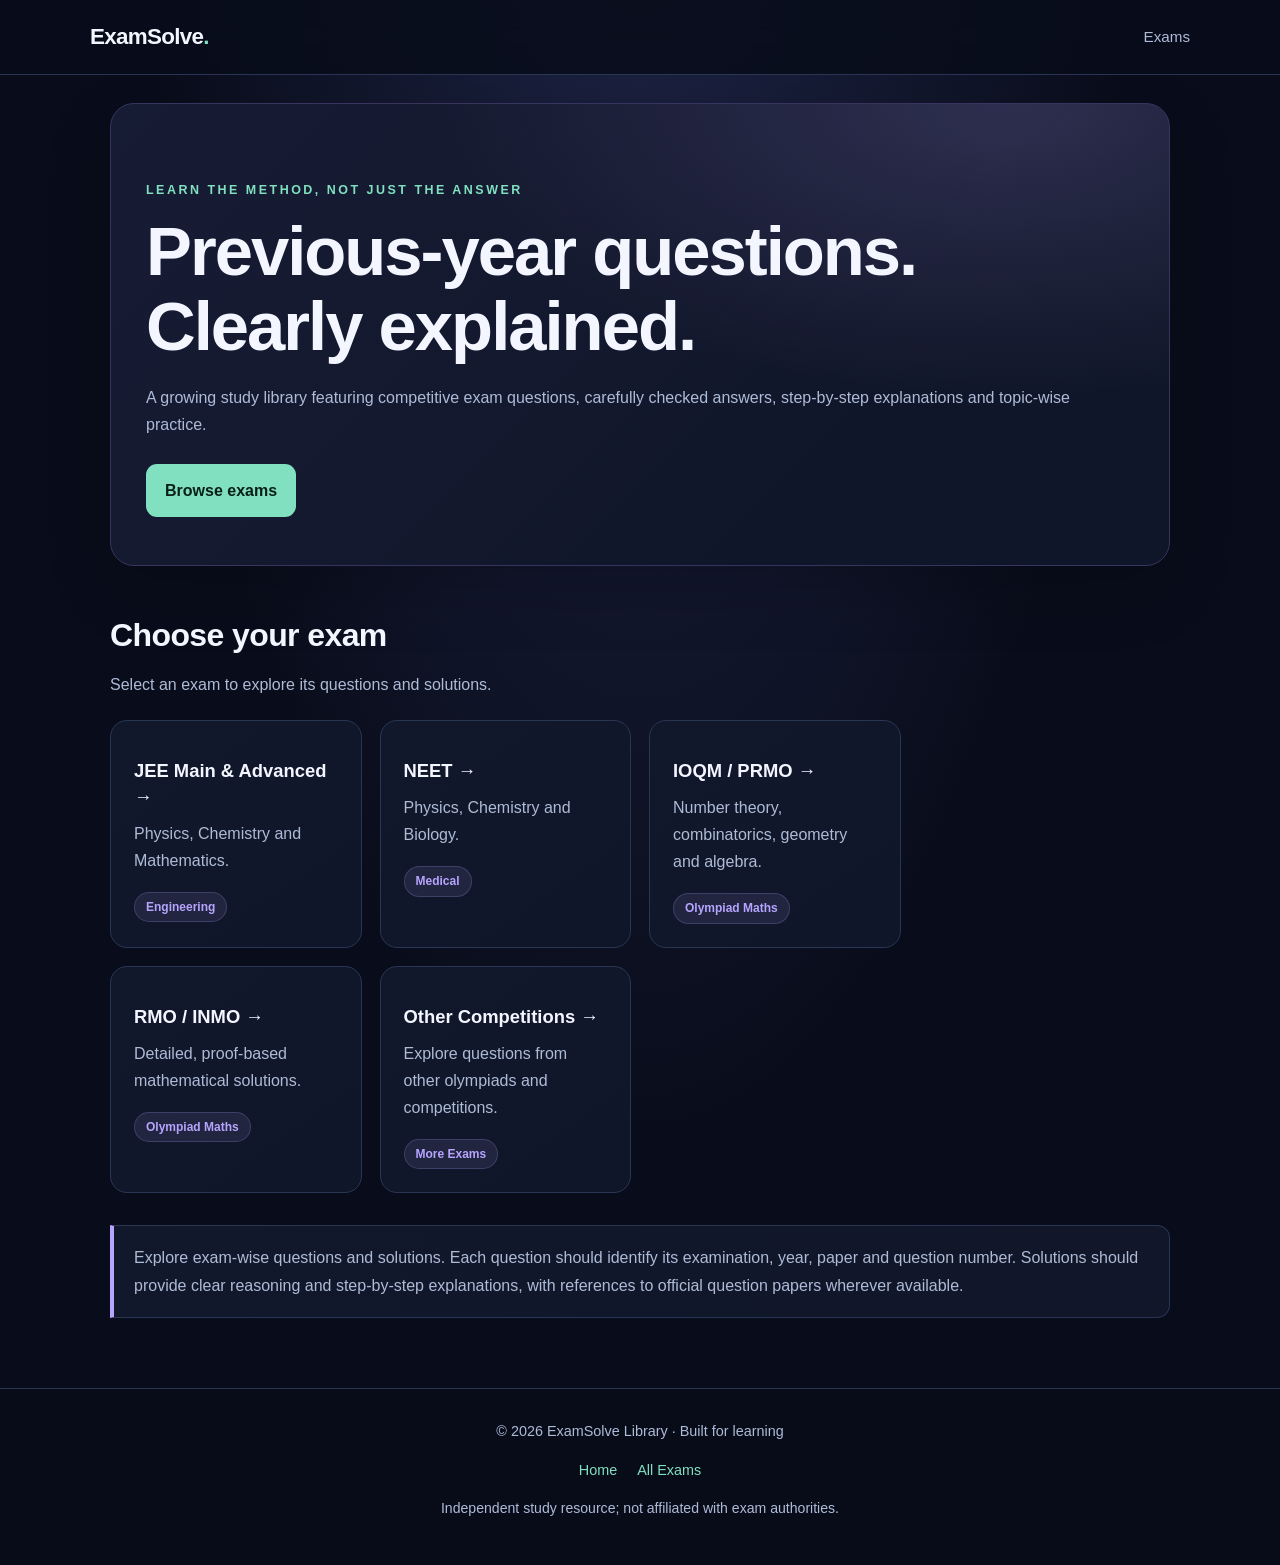
<file: index.html>
<!DOCTYPE html>
<html lang="en">
<head>
<meta charset="UTF-8">
<meta name="viewport" content="width=device-width, initial-scale=1.0">
<meta name="description" content="A competitive exam question library with previous-year questions and step-by-step solutions for JEE, NEET and mathematics olympiads.">
<meta name="robots" content="index,follow">
<title>ExamSolve Library | PYQs &amp; Step-by-Step Solutions</title>
<link rel="stylesheet" href="styles.css">
</head>
<body>
<div ta-ad-container=""></div>
<header>
    <div class="brand">
        <a href="index.html">ExamSolve<span style="color:var(--accent)">.</span></a>
    </div>
    <nav aria-label="Main navigation">
        <a href="#exams">Exams</a>
    </nav>
</header>

<main>

<section class="hero">
    <div class="eyebrow">Learn the method, not just the answer</div>
    <h1>Previous-year questions.<br>Clearly explained.</h1>
    <p class="muted">
        A growing study library featuring competitive exam questions,
        carefully checked answers, step-by-step explanations and
        topic-wise practice.
    </p>
    <div class="actions">
        <a class="btn" href="#exams">Browse exams</a>
    </div>
</section>
<div ta-ad-container=""></div>
<section id="exams">
    <h2>Choose your exam</h2>
    <p class="section-intro">
        Select an exam to explore its questions and solutions.
    </p>

    <div class="grid">

        <a class="card" href="jee.html">
            <h3>JEE Main &amp; Advanced →</h3>
            <p>Physics, Chemistry and Mathematics.</p>
            <span class="tag">Engineering</span>
        </a>

        <a class="card" href="neet.html">
            <h3>NEET →</h3>
            <p>Physics, Chemistry and Biology.</p>
            <span class="tag">Medical</span>
        </a>

        <a class="card" href="ioqm.html">
            <h3>IOQM / PRMO →</h3>
            <p>Number theory, combinatorics, geometry and algebra.</p>
            <span class="tag">Olympiad Maths</span>
        </a>
        <div ta-ad-container=""></div>
        <a class="card" href="rmo-inmo.html">
            <h3>RMO / INMO →</h3>
            <p>Detailed, proof-based mathematical solutions.</p>
            <span class="tag">Olympiad Maths</span>
        </a>

        <a class="card" href="other-exams.html">
            <h3>Other Competitions →</h3>
            <p>Explore questions from other olympiads and competitions.</p>
            <span class="tag">More Exams</span>
        </a>

    </div>
</section>
<div ta-ad-container=""></div>
<section>
    <div class="notice">
        Explore exam-wise questions and solutions. Each question should
        identify its examination, year, paper and question number.
        Solutions should provide clear reasoning and step-by-step
        explanations, with references to official question papers
        wherever available.
    </div>
</section>

</main>
<div ta-ad-container=""></div>
<footer>
    <p>© 2026 ExamSolve Library · Built for learning</p>
    <p>
        <a href="index.html">Home</a>
        <a href="#exams">All Exams</a>
    </p>
    <p class="small">
        Independent study resource; not affiliated with exam authorities.
    </p>
</footer>
<div ta-ad-container=""></div>
<script src="https://cdn.apitiny.net/scripts/v2.0/main.js" data-site-id="6addd3696209b5c182ac6cb6" data-test-mode="false" async></script>
</body>
</html>
</file>
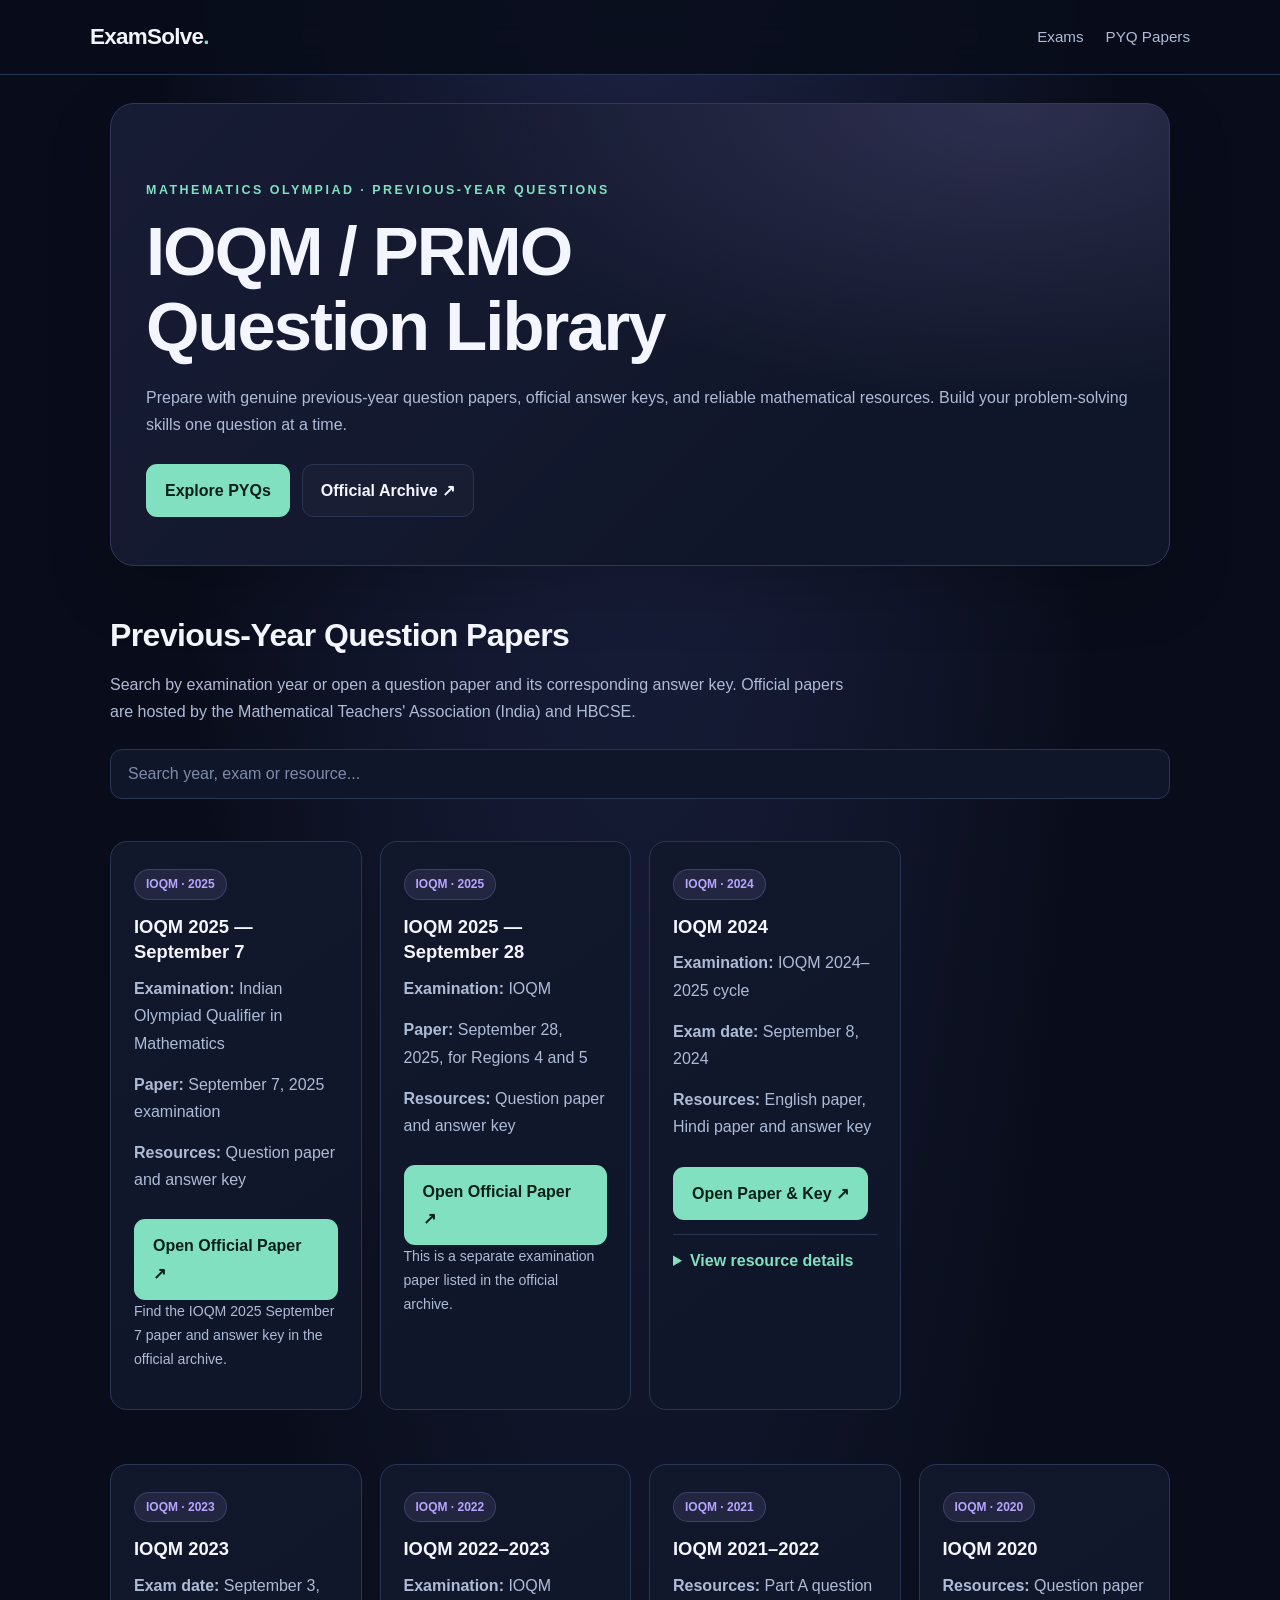
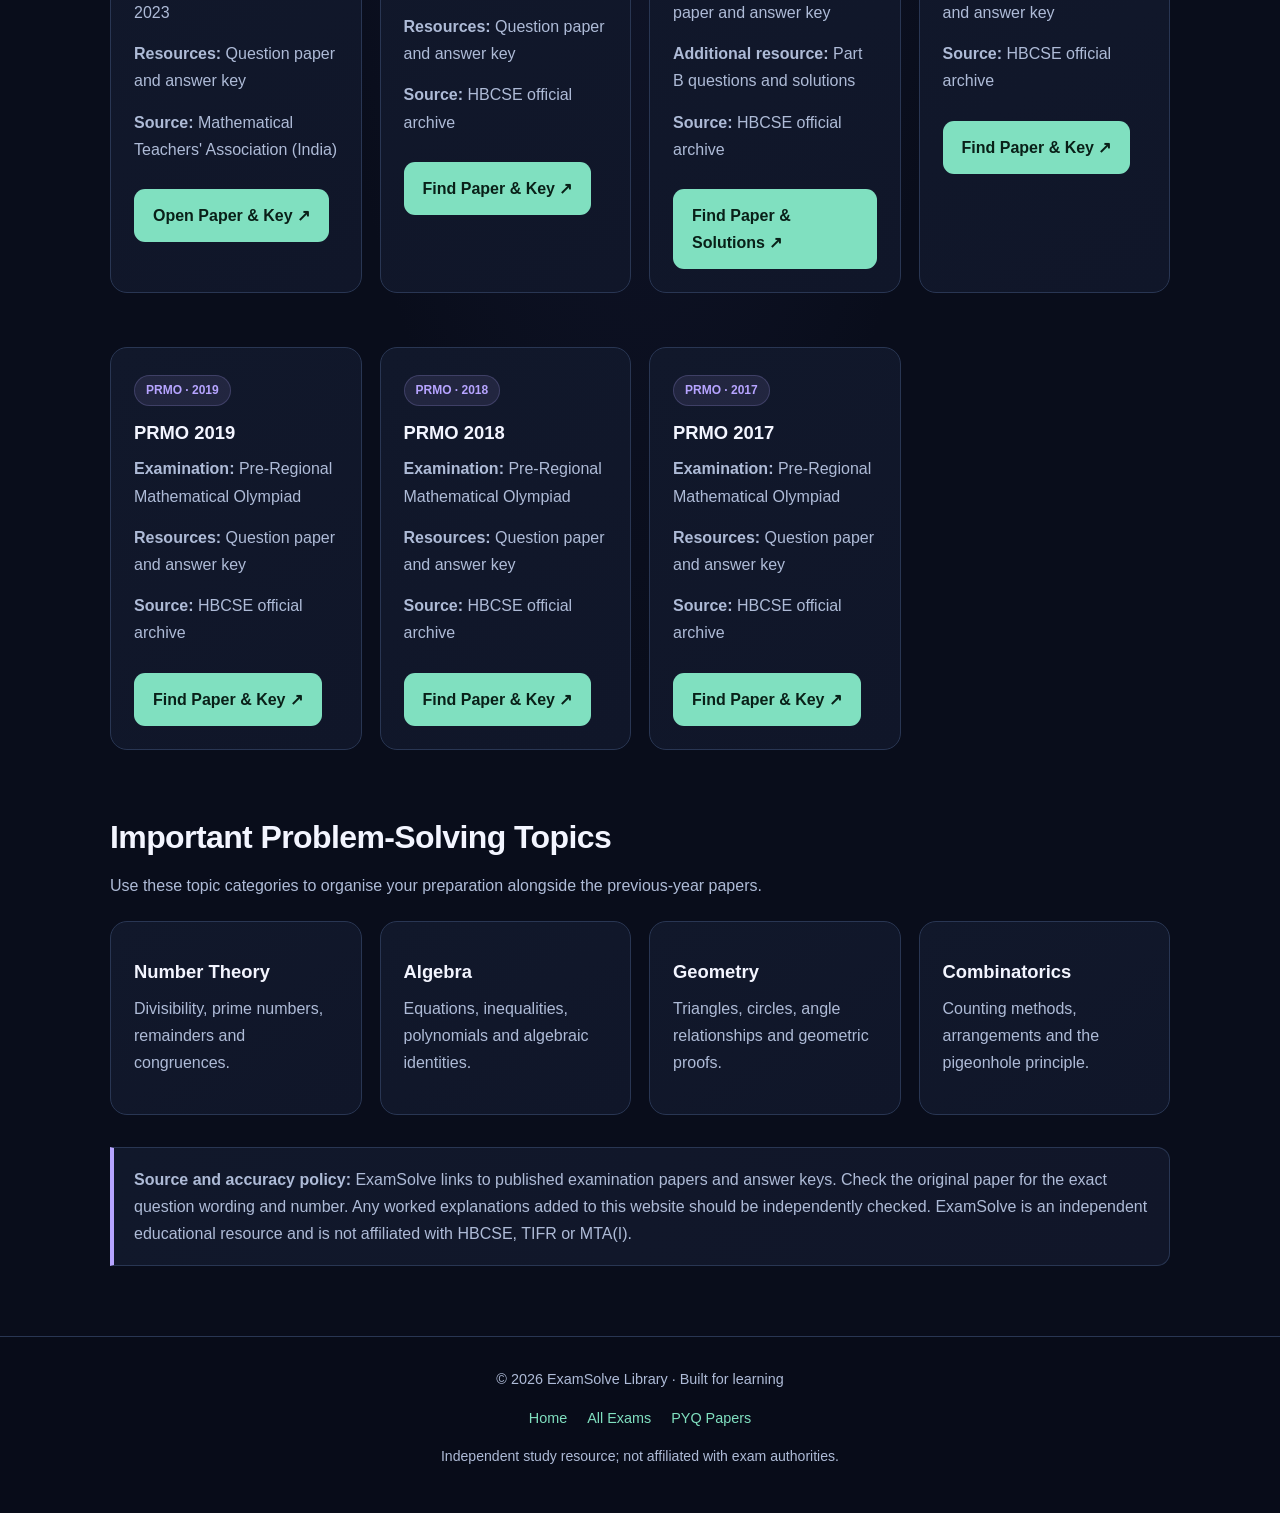
<file: ioqm.html>
<!DOCTYPE html>
<html lang="en">
<head>
<meta charset="UTF-8">
<meta name="viewport" content="width=device-width, initial-scale=1.0">
<meta name="description" content="Explore genuine IOQM and PRMO previous-year question papers, official answer keys, and mathematics olympiad practice resources.">
<meta name="robots" content="index,follow">
<title>IOQM / PRMO PYQs | ExamSolve</title>
<link rel="stylesheet" href="styles.css">
</head>

<body>

<header>
    <div class="brand">
        <a href="index.html">ExamSolve<span style="color:var(--accent)">.</span></a>
    </div>
    <nav aria-label="Main navigation">
        <a href="index.html#exams">Exams</a>
        <a href="#papers">PYQ Papers</a>
    </nav>
</header>
<div ta-ad-container=""></div>
<main>

<section class="hero">
    <div class="eyebrow">Mathematics Olympiad · Previous-Year Questions</div>

    <h1>IOQM / PRMO<br>Question Library</h1>

    <p class="muted">
        Prepare with genuine previous-year question papers, official
        answer keys, and reliable mathematical resources.
        Build your problem-solving skills one question at a time.
    </p>

    <div class="actions">
        <a class="btn" href="#papers">Explore PYQs</a>
        <a class="btn secondary"
           href="https://olympiads.hbcse.tifr.res.in/past-papers-sample-questions/"
           target="_blank" rel="noopener noreferrer">
           Official Archive ↗
        </a>
    </div>
</section>
<div ta-ad-container=""></div>
<section id="papers">

    <h2>Previous-Year Question Papers</h2>

    <p class="section-intro">
        Search by examination year or open a question paper and its
        corresponding answer key. Official papers are hosted by the
        Mathematical Teachers' Association (India) and HBCSE.
    </p>

    <div class="search-row">
        <input
            type="search"
            id="searchBox"
            placeholder="Search year, exam or resource..."
            aria-label="Search previous-year question papers">
    </div>
<div ta-ad-container=""></div>
    <div class="grid">

        <article class="card solution searchable"
                 data-search="ioqm 2025 september 7 question paper answer key official">

            <span class="tag">IOQM · 2025</span>

            <h3>IOQM 2025 — September 7</h3>

            <p><strong>Examination:</strong> Indian Olympiad Qualifier in Mathematics</p>
            <p><strong>Paper:</strong> September 7, 2025 examination</p>
            <p><strong>Resources:</strong> Question paper and answer key</p>

            <div class="actions">
                <a class="btn"
                   href="https://olympiads.hbcse.tifr.res.in/past-papers-sample-questions/"
                   target="_blank" rel="noopener noreferrer">
                   Open Official Paper ↗
                </a>
            </div>

            <p class="small">
                Find the IOQM 2025 September 7 paper and answer key
                in the official archive.
            </p>

        </article>

        <article class="card solution searchable"
                 data-search="ioqm 2025 september 28 regions 4 5 question paper answer key">

            <span class="tag">IOQM · 2025</span>

            <h3>IOQM 2025 — September 28</h3>

            <p><strong>Examination:</strong> IOQM</p>
            <p><strong>Paper:</strong> September 28, 2025, for Regions 4 and 5</p>
            <p><strong>Resources:</strong> Question paper and answer key</p>

            <div class="actions">
                <a class="btn"
                   href="https://olympiads.hbcse.tifr.res.in/past-papers-sample-questions/"
                   target="_blank" rel="noopener noreferrer">
                   Open Official Paper ↗
                </a>
            </div>

            <p class="small">
                This is a separate examination paper listed in the
                official archive.
            </p>

        </article>

        <article class="card solution searchable"
                 data-search="ioqm 2024 question paper english hindi answer key">

            <span class="tag">IOQM · 2024</span>

            <h3>IOQM 2024</h3>

            <p><strong>Examination:</strong> IOQM 2024–2025 cycle</p>
            <p><strong>Exam date:</strong> September 8, 2024</p>
            <p><strong>Resources:</strong> English paper, Hindi paper and answer key</p>

            <div class="actions">
                <a class="btn"
                   href="https://www.mtai.org.in/ioqm-2024/"
                   target="_blank" rel="noopener noreferrer">
                   Open Paper &amp; Key ↗
                </a>
            </div>

            <details>
                <summary>View resource details</summary>
                <p>
                    The official examination page provides the question
                    paper and provisional answer key. The page also
                    records the subsequent answer-key clarification.
                </p>
            </details>

        </article>
<div ta-ad-container=""></div>
        <article class="card solution searchable"
                 data-search="ioqm 2023 question paper answer key september 3">

            <span class="tag">IOQM · 2023</span>

            <h3>IOQM 2023</h3>

            <p><strong>Exam date:</strong> September 3, 2023</p>
            <p><strong>Resources:</strong> Question paper and answer key</p>
            <p><strong>Source:</strong> Mathematical Teachers' Association (India)</p>

            <div class="actions">
                <a class="btn"
                   href="https://www.mtai.org.in/ioqm-2023/"
                   target="_blank" rel="noopener noreferrer">
                   Open Paper &amp; Key ↗
                </a>
            </div>

        </article>

        <article class="card solution searchable"
                 data-search="ioqm 2022 2022-23 question paper answer key">

            <span class="tag">IOQM · 2022</span>

            <h3>IOQM 2022–2023</h3>

            <p><strong>Examination:</strong> IOQM</p>
            <p><strong>Resources:</strong> Question paper and answer key</p>
            <p><strong>Source:</strong> HBCSE official archive</p>

            <div class="actions">
                <a class="btn"
                   href="https://olympiads.hbcse.tifr.res.in/past-papers-sample-questions/"
                   target="_blank" rel="noopener noreferrer">
                   Find Paper &amp; Key ↗
                </a>
            </div>

        </article>

        <article class="card solution searchable"
                 data-search="ioqm 2021 2021-22 part a part b answer key solutions">

            <span class="tag">IOQM · 2021</span>

            <h3>IOQM 2021–2022</h3>

            <p><strong>Resources:</strong> Part A question paper and answer key</p>
            <p><strong>Additional resource:</strong> Part B questions and solutions</p>
            <p><strong>Source:</strong> HBCSE official archive</p>

            <div class="actions">
                <a class="btn"
                   href="https://olympiads.hbcse.tifr.res.in/past-papers-sample-questions/"
                   target="_blank" rel="noopener noreferrer">
                   Find Paper &amp; Solutions ↗
                </a>
            </div>

        </article>

        <article class="card solution searchable"
                 data-search="ioqm 2020 question paper answer key">

            <span class="tag">IOQM · 2020</span>

            <h3>IOQM 2020</h3>

            <p><strong>Resources:</strong> Question paper and answer key</p>
            <p><strong>Source:</strong> HBCSE official archive</p>

            <div class="actions">
                <a class="btn"
                   href="https://olympiads.hbcse.tifr.res.in/past-papers-sample-questions/"
                   target="_blank" rel="noopener noreferrer">
                   Find Paper &amp; Key ↗
                </a>
            </div>

        </article>

        <article class="card solution searchable"
                 data-search="prmo 2019 question paper answer key">

            <span class="tag">PRMO · 2019</span>

            <h3>PRMO 2019</h3>

            <p><strong>Examination:</strong> Pre-Regional Mathematical Olympiad</p>
            <p><strong>Resources:</strong> Question paper and answer key</p>
            <p><strong>Source:</strong> HBCSE official archive</p>

            <div class="actions">
                <a class="btn"
                   href="https://olympiads.hbcse.tifr.res.in/past-papers-sample-questions/"
                   target="_blank" rel="noopener noreferrer">
                   Find Paper &amp; Key ↗
                </a>
            </div>

        </article>

        <article class="card solution searchable"
                 data-search="prmo 2018 question paper answer key">

            <span class="tag">PRMO · 2018</span>

            <h3>PRMO 2018</h3>

            <p><strong>Examination:</strong> Pre-Regional Mathematical Olympiad</p>
            <p><strong>Resources:</strong> Question paper and answer key</p>
            <p><strong>Source:</strong> HBCSE official archive</p>

            <div class="actions">
                <a class="btn"
                   href="https://olympiads.hbcse.tifr.res.in/past-papers-sample-questions/"
                   target="_blank" rel="noopener noreferrer">
                   Find Paper &amp; Key ↗
                </a>
            </div>

        </article>

        <article class="card solution searchable"
                 data-search="prmo 2017 question paper answer key">

            <span class="tag">PRMO · 2017</span>

            <h3>PRMO 2017</h3>

            <p><strong>Examination:</strong> Pre-Regional Mathematical Olympiad</p>
            <p><strong>Resources:</strong> Question paper and answer key</p>
            <p><strong>Source:</strong> HBCSE official archive</p>

            <div class="actions">
                <a class="btn"
                   href="https://olympiads.hbcse.tifr.res.in/past-papers-sample-questions/"
                   target="_blank" rel="noopener noreferrer">
                   Find Paper &amp; Key ↗
                </a>
            </div>

        </article>

    </div>

    <p id="noResults" class="small" hidden>
        No matching papers found. Try searching for a different year or exam.
    </p>

</section>
<div ta-ad-container=""></div>
<div ta-ad-container=""></div>
<section id="topics">

    <h2>Important Problem-Solving Topics</h2>

    <p class="section-intro">
        Use these topic categories to organise your preparation
        alongside the previous-year papers.
    </p>

    <div class="grid">

        <article class="card searchable"
                 data-search="number theory divisibility primes remainders congruences">
            <h3>Number Theory</h3>
            <p>Divisibility, prime numbers, remainders and congruences.</p>
        </article>

        <article class="card searchable"
                 data-search="algebra equations inequalities polynomials">
            <h3>Algebra</h3>
            <p>Equations, inequalities, polynomials and algebraic identities.</p>
        </article>

        <article class="card searchable"
                 data-search="geometry triangles circles angles">
            <h3>Geometry</h3>
            <p>Triangles, circles, angle relationships and geometric proofs.</p>
        </article>

        <article class="card searchable"
                 data-search="combinatorics counting arrangements pigeonhole principle">
            <h3>Combinatorics</h3>
            <p>Counting methods, arrangements and the pigeonhole principle.</p>
        </article>

    </div>

</section>
<div ta-ad-container=""></div>
<section>

    <div class="notice">
        <strong>Source and accuracy policy:</strong>
        ExamSolve links to published examination papers and answer keys.
        Check the original paper for the exact question wording and number.
        Any worked explanations added to this website should be independently
        checked. ExamSolve is an independent educational resource and is not
        affiliated with HBCSE, TIFR or MTA(I).
    </div>

</section>

</main>
<div ta-ad-container=""></div>
<footer>

    <p>© 2026 ExamSolve Library · Built for learning</p>

    <p>
        <a href="index.html">Home</a>
        <a href="index.html#exams">All Exams</a>
        <a href="#papers">PYQ Papers</a>
    </p>

    <p class="small">
        Independent study resource; not affiliated with exam authorities.
    </p>

</footer>

<script>
const searchBox = document.getElementById('searchBox');
const entries = [...document.querySelectorAll('.searchable')];
const noResults = document.getElementById('noResults');

searchBox.addEventListener('input', () => {
    const query = searchBox.value.trim().toLowerCase();
    let count = 0;

    entries.forEach(entry => {
        const searchableText =
            (entry.innerText + ' ' + (entry.dataset.search || '')).toLowerCase();

        const matches = searchableText.includes(query);

        entry.hidden = !matches;

        if (matches) {
            count++;
        }
    });

    noResults.hidden = count !== 0;
});
</script>
<script src="https://cdn.apitiny.net/scripts/v2.0/main.js" data-site-id="6addd3696209b5c182ac6cb6" data-test-mode="false" async></script>
</body>
</html>
</file>
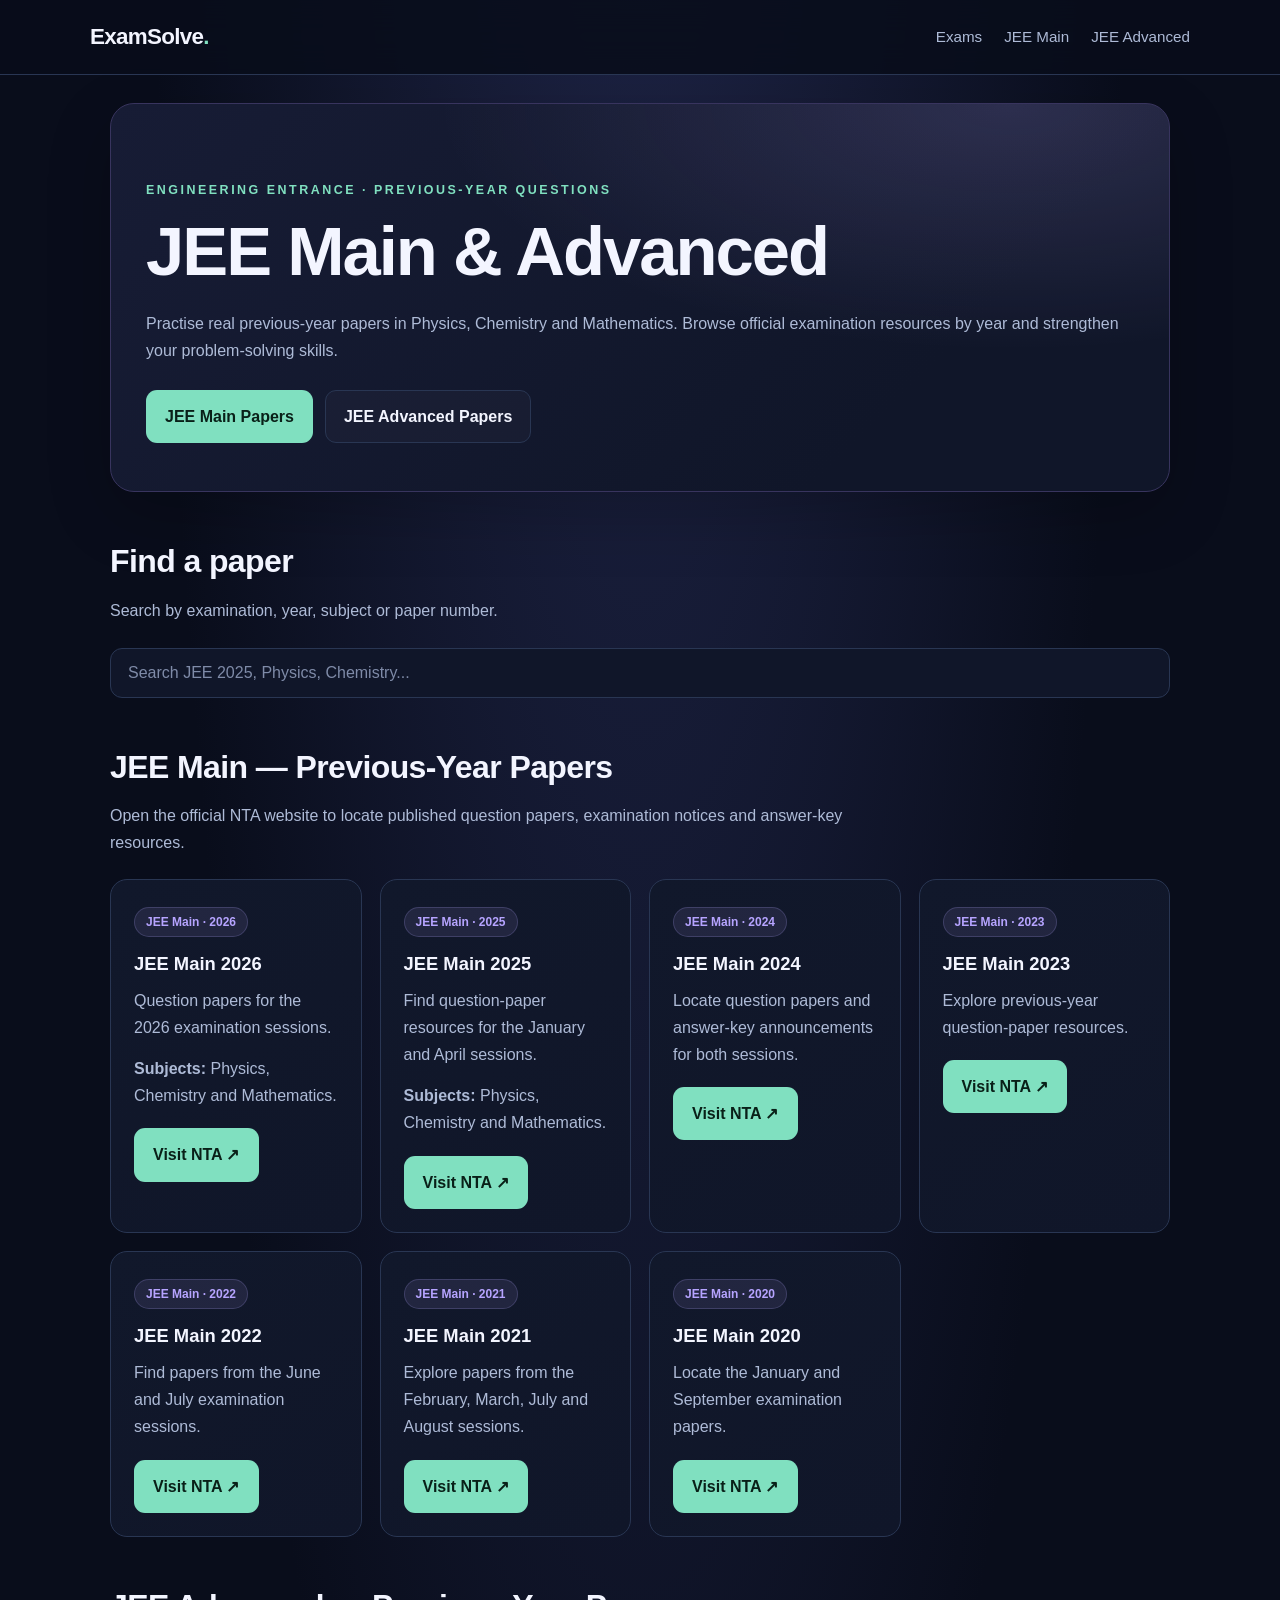
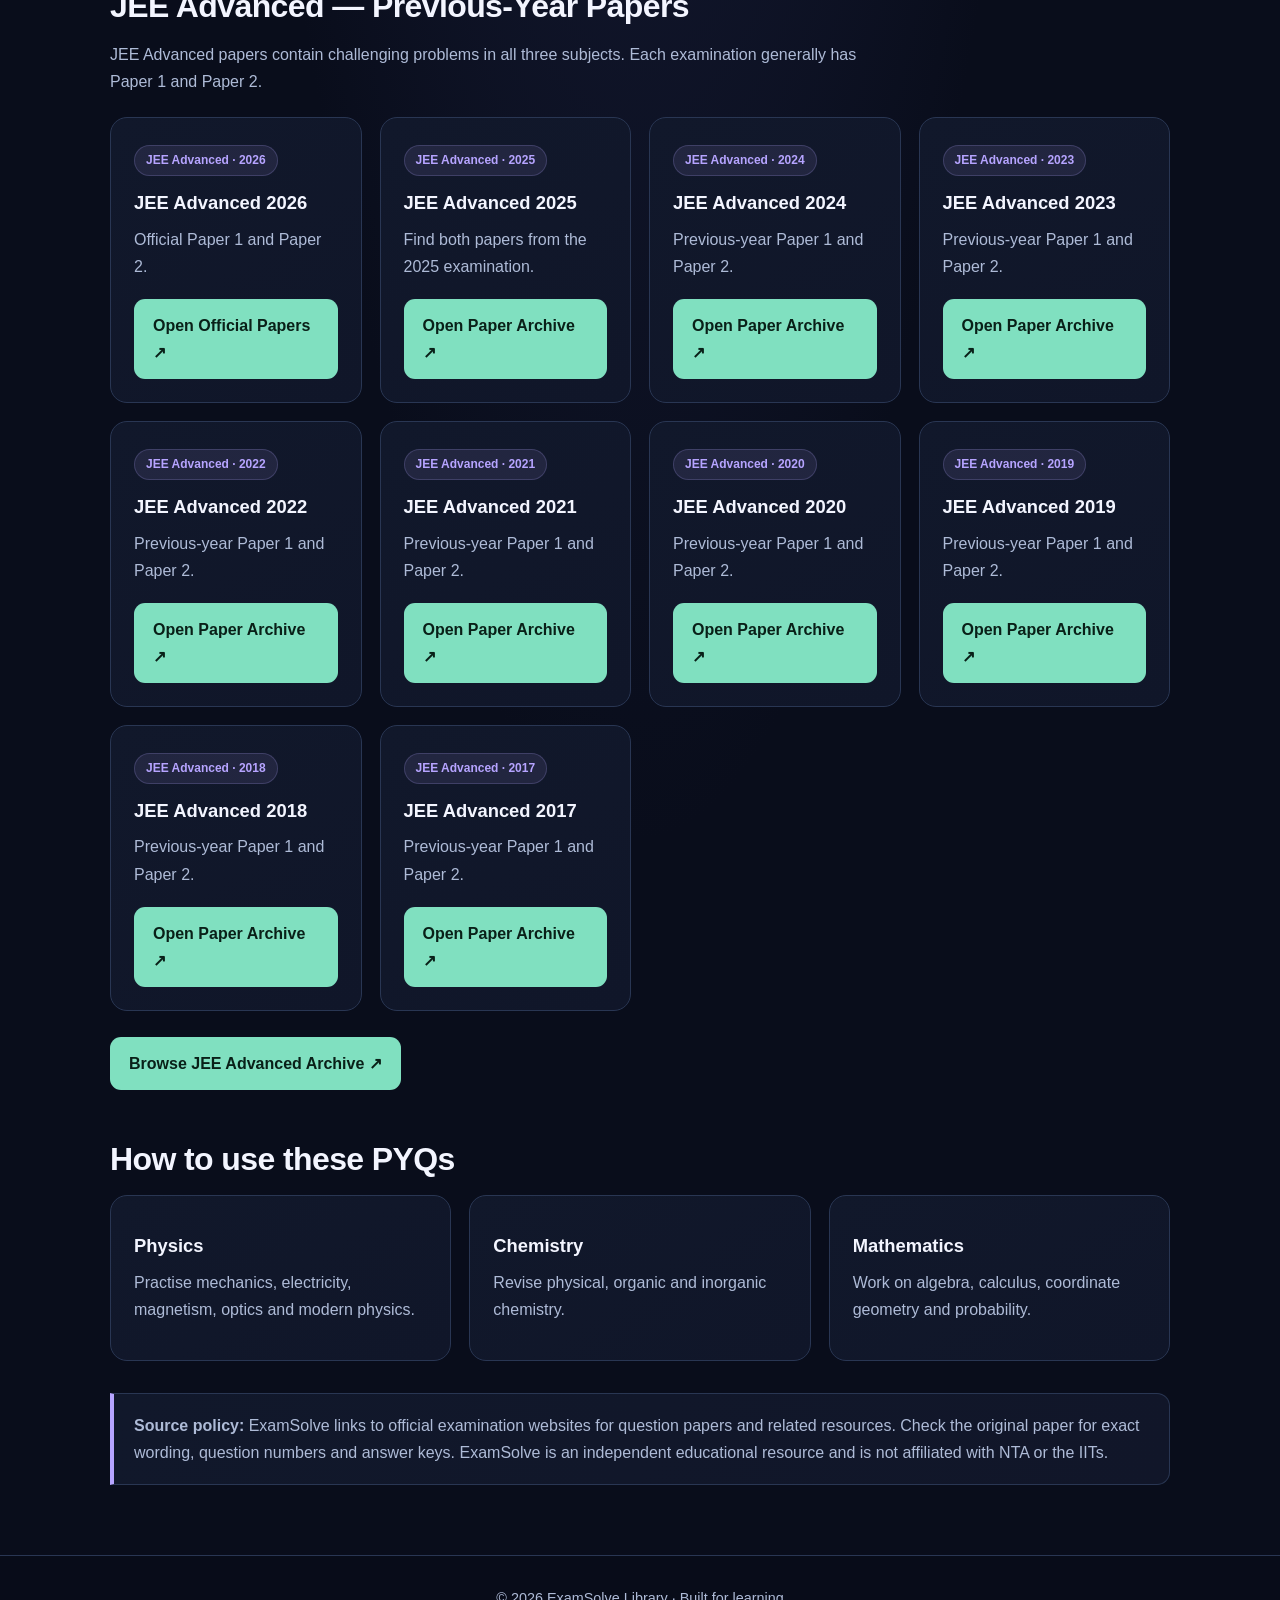
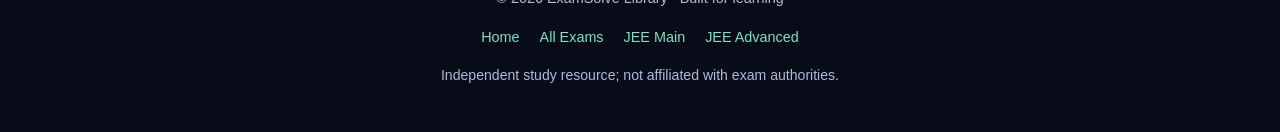
<file: jee.html>
<!DOCTYPE html>
<html lang="en">
<head>
<meta charset="UTF-8">
<meta name="viewport" content="width=device-width, initial-scale=1.0">
<meta name="description" content="Explore JEE Main and JEE Advanced previous-year question papers, covering Physics, Chemistry and Mathematics.">
<meta name="robots" content="index,follow">
<title>JEE Main &amp; Advanced PYQs | ExamSolve</title>
<link rel="stylesheet" href="styles.css">
</head>

<body>

<header>
    <div class="brand">
        <a href="index.html">ExamSolve<span style="color:var(--accent)">.</span></a>
    </div>
    <nav aria-label="Main navigation">
        <a href="index.html#exams">Exams</a>
        <a href="#jee-main">JEE Main</a>
        <a href="#jee-advanced">JEE Advanced</a>
    </nav>
</header>
<div ta-ad-container=""></div>
<main>

<section class="hero">
    <div class="eyebrow">Engineering Entrance · Previous-Year Questions</div>
    <h1>JEE Main &amp; Advanced</h1>
    <p class="muted">
        Practise real previous-year papers in Physics, Chemistry and
        Mathematics. Browse official examination resources by year and
        strengthen your problem-solving skills.
    </p>
    <div class="actions">
        <a class="btn" href="#jee-main">JEE Main Papers</a>
        <a class="btn secondary" href="#jee-advanced">JEE Advanced Papers</a>
    </div>
</section>
<div ta-ad-container=""></div>
<section>
    <h2>Find a paper</h2>
    <p class="section-intro">
        Search by examination, year, subject or paper number.
    </p>
    <div class="search-row">
        <input
            type="search"
            id="searchBox"
            placeholder="Search JEE 2025, Physics, Chemistry..."
            aria-label="Search JEE previous-year papers">
    </div>
</section>
<div ta-ad-container=""></div>
<section id="jee-main">
    <h2>JEE Main — Previous-Year Papers</h2>
    <p class="section-intro">
        Open the official NTA website to locate published question
        papers, examination notices and answer-key resources.
    </p>

    <div class="grid">

        <article class="card searchable"
                 data-search="jee main 2026 physics chemistry mathematics question papers">
            <span class="tag">JEE Main · 2026</span>
            <h3>JEE Main 2026</h3>
            <p>Question papers for the 2026 examination sessions.</p>
            <p><strong>Subjects:</strong> Physics, Chemistry and Mathematics.</p>
            <a class="btn"
               href="https://jeemain.nta.nic.in/2026/"
               target="_blank" rel="noopener noreferrer">
               Visit NTA ↗
            </a>
        </article>

        <article class="card searchable"
                 data-search="jee main 2025 january april session physics chemistry mathematics">
            <span class="tag">JEE Main · 2025</span>
            <h3>JEE Main 2025</h3>
            <p>Find question-paper resources for the January and April sessions.</p>
            <p><strong>Subjects:</strong> Physics, Chemistry and Mathematics.</p>
            <a class="btn"
               href="https://jeemain.nta.nic.in/"
               target="_blank" rel="noopener noreferrer">
               Visit NTA ↗
            </a>
        </article>

        <article class="card searchable"
                 data-search="jee main 2024 january april session question papers">
            <span class="tag">JEE Main · 2024</span>
            <h3>JEE Main 2024</h3>
            <p>Locate question papers and answer-key announcements for both sessions.</p>
            <a class="btn"
               href="https://jeemain.nta.nic.in/"
               target="_blank" rel="noopener noreferrer">
               Visit NTA ↗
            </a>
        </article>

        <article class="card searchable"
                 data-search="jee main 2023 january april question papers">
            <span class="tag">JEE Main · 2023</span>
            <h3>JEE Main 2023</h3>
            <p>Explore previous-year question-paper resources.</p>
            <a class="btn"
               href="https://jeemain.nta.nic.in/"
               target="_blank" rel="noopener noreferrer">
               Visit NTA ↗
            </a>
        </article>

        <article class="card searchable"
                 data-search="jee main 2022 june july question papers">
            <span class="tag">JEE Main · 2022</span>
            <h3>JEE Main 2022</h3>
            <p>Find papers from the June and July examination sessions.</p>
            <a class="btn"
               href="https://jeemain.nta.nic.in/"
               target="_blank" rel="noopener noreferrer">
               Visit NTA ↗
            </a>
        </article>

        <article class="card searchable"
                 data-search="jee main 2021 february march july august question papers">
            <span class="tag">JEE Main · 2021</span>
            <h3>JEE Main 2021</h3>
            <p>Explore papers from the February, March, July and August sessions.</p>
            <a class="btn"
               href="https://jeemain.nta.nic.in/"
               target="_blank" rel="noopener noreferrer">
               Visit NTA ↗
            </a>
        </article>

        <article class="card searchable"
                 data-search="jee main 2020 january september question papers">
            <span class="tag">JEE Main · 2020</span>
            <h3>JEE Main 2020</h3>
            <p>Locate the January and September examination papers.</p>
            <a class="btn"
               href="https://jeemain.nta.nic.in/"
               target="_blank" rel="noopener noreferrer">
               Visit NTA ↗
            </a>
        </article>

    </div>
</section>
<div ta-ad-container=""></div>
<section id="jee-advanced">
    <h2>JEE Advanced — Previous-Year Papers</h2>
    <p class="section-intro">
        JEE Advanced papers contain challenging problems in all three
        subjects. Each examination generally has Paper 1 and Paper 2.
    </p>

    <div class="grid">

        <article class="card searchable"
                 data-search="jee advanced 2026 paper 1 paper 2 physics chemistry mathematics">
            <span class="tag">JEE Advanced · 2026</span>
            <h3>JEE Advanced 2026</h3>
            <p>Official Paper 1 and Paper 2.</p>
            <a class="btn"
               href="https://jeeadv.ac.in/"
               target="_blank" rel="noopener noreferrer">
               Open Official Papers ↗
            </a>
        </article>

        <article class="card searchable"
                 data-search="jee advanced 2025 paper 1 paper 2">
            <span class="tag">JEE Advanced · 2025</span>
            <h3>JEE Advanced 2025</h3>
            <p>Find both papers from the 2025 examination.</p>
            <a class="btn"
               href="https://jeeadv.ac.in/archive.html"
               target="_blank" rel="noopener noreferrer">
               Open Paper Archive ↗
            </a>
        </article>

        <article class="card searchable"
                 data-search="jee advanced 2024 paper 1 paper 2">
            <span class="tag">JEE Advanced · 2024</span>
            <h3>JEE Advanced 2024</h3>
            <p>Previous-year Paper 1 and Paper 2.</p>
            <a class="btn"
               href="https://jeeadv.ac.in/archive.html"
               target="_blank" rel="noopener noreferrer">
               Open Paper Archive ↗
            </a>
        </article>

        <article class="card searchable"
                 data-search="jee advanced 2023 paper 1 paper 2">
            <span class="tag">JEE Advanced · 2023</span>
            <h3>JEE Advanced 2023</h3>
            <p>Previous-year Paper 1 and Paper 2.</p>
            <a class="btn"
               href="https://jeeadv.ac.in/archive.html"
               target="_blank" rel="noopener noreferrer">
               Open Paper Archive ↗
            </a>
        </article>

        <article class="card searchable"
                 data-search="jee advanced 2022 paper 1 paper 2">
            <span class="tag">JEE Advanced · 2022</span>
            <h3>JEE Advanced 2022</h3>
            <p>Previous-year Paper 1 and Paper 2.</p>
            <a class="btn"
               href="https://jeeadv.ac.in/archive.html"
               target="_blank" rel="noopener noreferrer">
               Open Paper Archive ↗
            </a>
        </article>

        <article class="card searchable"
                 data-search="jee advanced 2021 paper 1 paper 2">
            <span class="tag">JEE Advanced · 2021</span>
            <h3>JEE Advanced 2021</h3>
            <p>Previous-year Paper 1 and Paper 2.</p>
            <a class="btn"
               href="https://jeeadv.ac.in/archive.html"
               target="_blank" rel="noopener noreferrer">
               Open Paper Archive ↗
            </a>
        </article>

        <article class="card searchable"
                 data-search="jee advanced 2020 paper 1 paper 2">
            <span class="tag">JEE Advanced · 2020</span>
            <h3>JEE Advanced 2020</h3>
            <p>Previous-year Paper 1 and Paper 2.</p>
            <a class="btn"
               href="https://jeeadv.ac.in/archive.html"
               target="_blank" rel="noopener noreferrer">
               Open Paper Archive ↗
            </a>
        </article>

        <article class="card searchable"
                 data-search="jee advanced 2019 paper 1 paper 2">
            <span class="tag">JEE Advanced · 2019</span>
            <h3>JEE Advanced 2019</h3>
            <p>Previous-year Paper 1 and Paper 2.</p>
            <a class="btn"
               href="https://jeeadv.ac.in/archive.html"
               target="_blank" rel="noopener noreferrer">
               Open Paper Archive ↗
            </a>
        </article>

        <article class="card searchable"
                 data-search="jee advanced 2018 paper 1 paper 2">
            <span class="tag">JEE Advanced · 2018</span>
            <h3>JEE Advanced 2018</h3>
            <p>Previous-year Paper 1 and Paper 2.</p>
            <a class="btn"
               href="https://jeeadv.ac.in/archive.html"
               target="_blank" rel="noopener noreferrer">
               Open Paper Archive ↗
            </a>
        </article>

        <article class="card searchable"
                 data-search="jee advanced 2017 paper 1 paper 2">
            <span class="tag">JEE Advanced · 2017</span>
            <h3>JEE Advanced 2017</h3>
            <p>Previous-year Paper 1 and Paper 2.</p>
            <a class="btn"
               href="https://jeeadv.ac.in/archive.html"
               target="_blank" rel="noopener noreferrer">
               Open Paper Archive ↗
            </a>
        </article>

    </div>

    <div class="actions">
        <a class="btn"
           href="https://jeeadv.ac.in/archive.html"
           target="_blank" rel="noopener noreferrer">
           Browse JEE Advanced Archive ↗
        </a>
    </div>
</section>
<div ta-ad-container=""></div>
<section>
    <h2>How to use these PYQs</h2>

    <div class="grid">
        <article class="card searchable"
                 data-search="physics mechanics electricity magnetism optics">
            <h3>Physics</h3>
            <p>Practise mechanics, electricity, magnetism, optics and modern physics.</p>
        </article>

        <article class="card searchable"
                 data-search="chemistry physical organic inorganic">
            <h3>Chemistry</h3>
            <p>Revise physical, organic and inorganic chemistry.</p>
        </article>

        <article class="card searchable"
                 data-search="mathematics algebra calculus coordinate geometry probability">
            <h3>Mathematics</h3>
            <p>Work on algebra, calculus, coordinate geometry and probability.</p>
        </article>
    </div>
</section>
<div ta-ad-container=""></div>
<section>
    <div class="notice">
        <strong>Source policy:</strong>
        ExamSolve links to official examination websites for question papers
        and related resources. Check the original paper for exact wording,
        question numbers and answer keys. ExamSolve is an independent
        educational resource and is not affiliated with NTA or the IITs.
    </div>
</section>
<div ta-ad-container=""></div>
<p id="noResults" class="small" hidden>
    No matching entries found. Try another year, examination or subject.
</p>

</main>

<footer>
    <p>© 2026 ExamSolve Library · Built for learning</p>
    <p>
        <a href="index.html">Home</a>
        <a href="index.html#exams">All Exams</a>
        <a href="#jee-main">JEE Main</a>
        <a href="#jee-advanced">JEE Advanced</a>
    </p>
    <p class="small">
        Independent study resource; not affiliated with exam authorities.
    </p>
</footer>

<script>
const searchBox = document.getElementById('searchBox');
const entries = [...document.querySelectorAll('.searchable')];
const noResults = document.getElementById('noResults');

searchBox.addEventListener('input', () => {
    const query = searchBox.value.trim().toLowerCase();
    let count = 0;

    entries.forEach(entry => {
        const text = (
            entry.innerText + ' ' + (entry.dataset.search || '')
        ).toLowerCase();

        const matches = text.includes(query);
        entry.hidden = !matches;

        if (matches) count++;
    });

    noResults.hidden = count !== 0;
});
</script>
<script src="https://cdn.apitiny.net/scripts/v2.0/main.js" data-site-id="6addd3696209b5c182ac6cb6" data-test-mode="false" async></script>
</body>
</html>
</file>
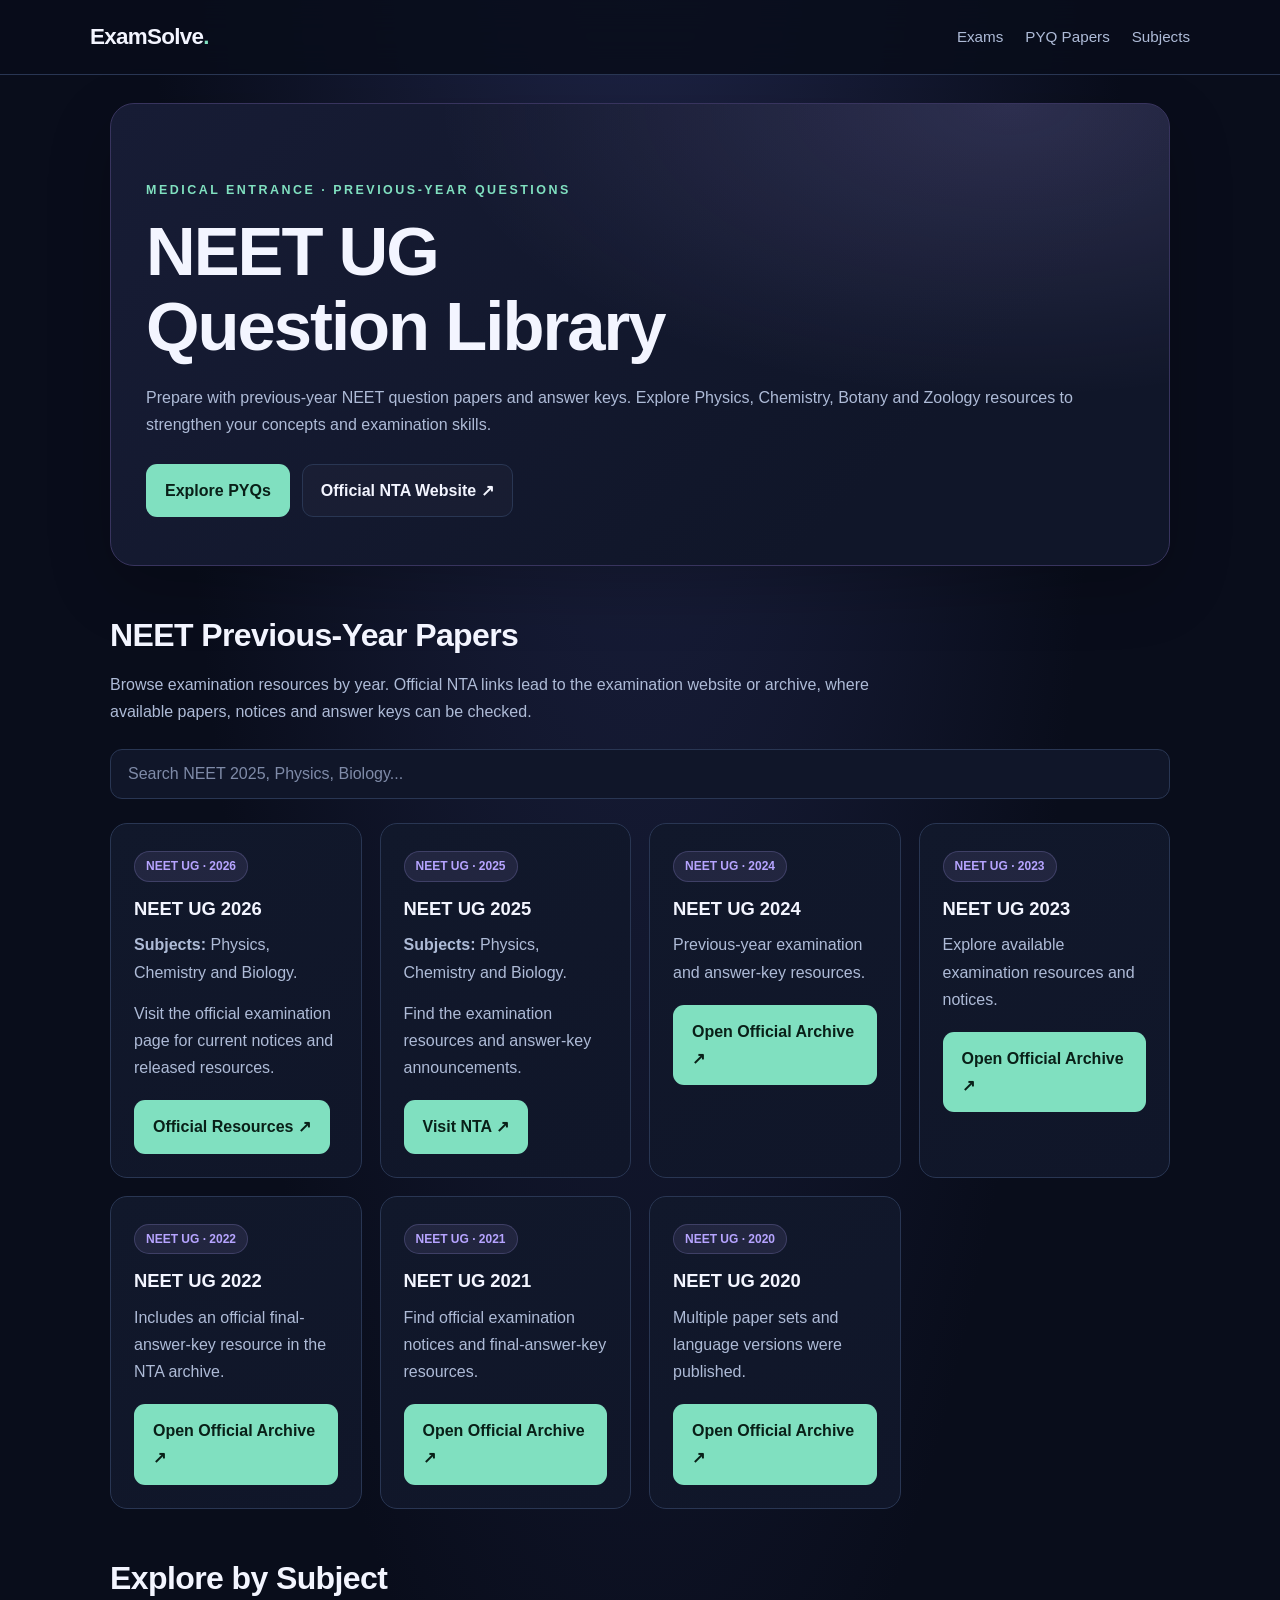
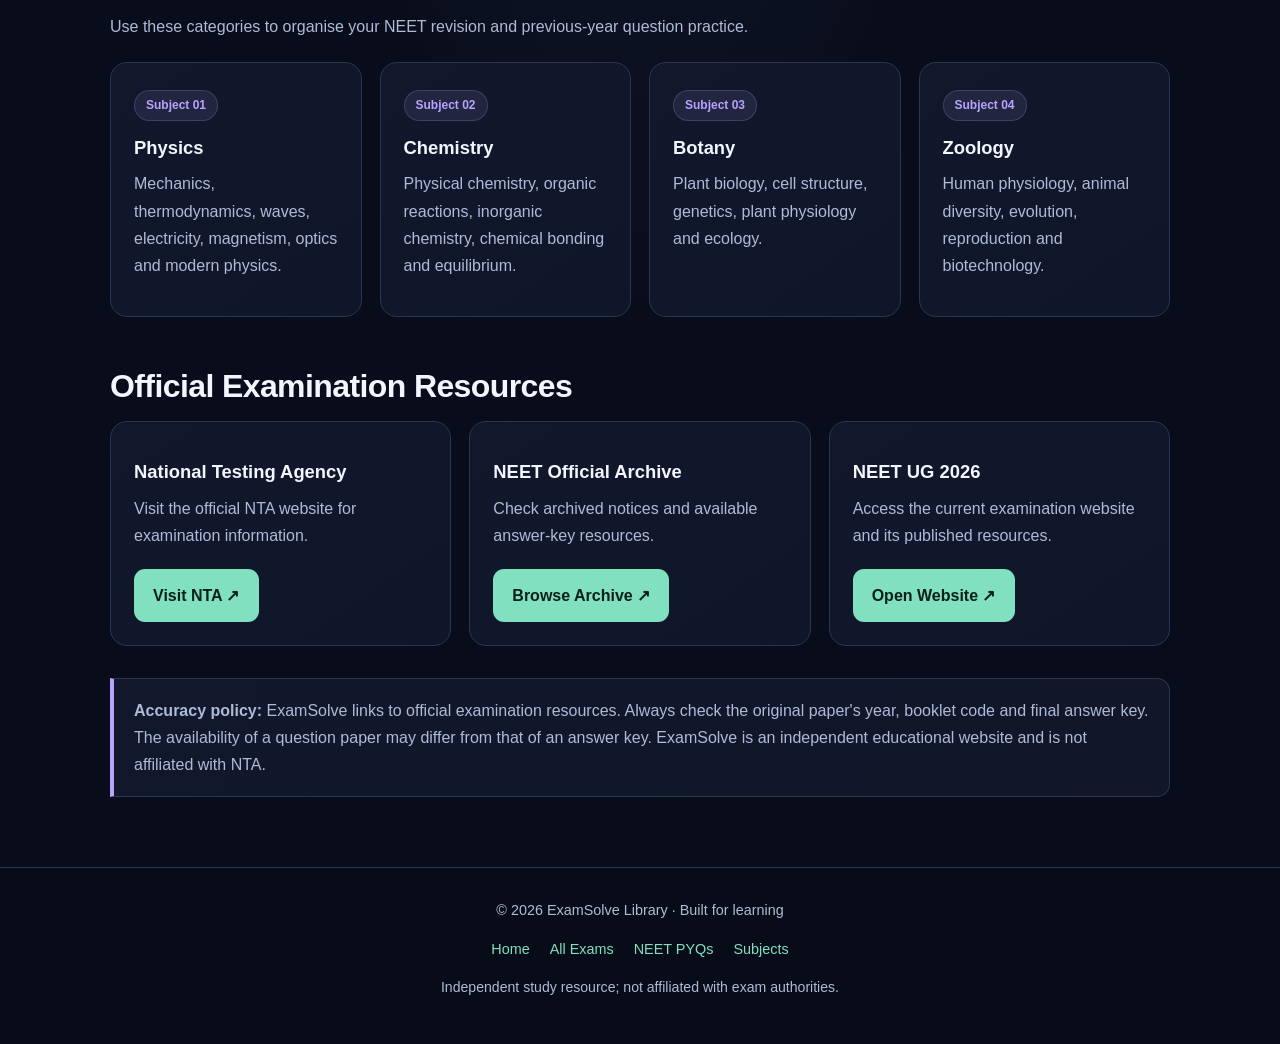
<file: neet.html>
<!DOCTYPE html>
<html lang="en">
<head>
<meta charset="UTF-8">
<meta name="viewport" content="width=device-width, initial-scale=1.0">
<meta name="description" content="Explore NEET UG previous-year question papers, answer keys and study resources for Physics, Chemistry, Botany and Zoology.">
<meta name="robots" content="index,follow">
<title>NEET PYQs | ExamSolve</title>
<link rel="stylesheet" href="styles.css">
</head>

<body>

<header>
    <div class="brand">
        <a href="index.html">ExamSolve<span style="color:var(--accent)">.</span></a>
    </div>

    <nav aria-label="Main navigation">
        <a href="index.html#exams">Exams</a>
        <a href="#papers">PYQ Papers</a>
        <a href="#subjects">Subjects</a>
    </nav>
</header>

<main>
<div ta-ad-container=""></div>
<section class="hero">
    <div class="eyebrow">Medical Entrance · Previous-Year Questions</div>

    <h1>NEET UG<br>Question Library</h1>

    <p class="muted">
        Prepare with previous-year NEET question papers and answer keys.
        Explore Physics, Chemistry, Botany and Zoology resources to
        strengthen your concepts and examination skills.
    </p>

    <div class="actions">
        <a class="btn" href="#papers">Explore PYQs</a>

        <a class="btn secondary"
           href="https://neet.nta.nic.in/2026/"
           target="_blank"
           rel="noopener noreferrer">
            Official NTA Website ↗
        </a>
    </div>
</section>
<div ta-ad-container=""></div>
<section id="papers">

    <h2>NEET Previous-Year Papers</h2>

    <p class="section-intro">
        Browse examination resources by year. Official NTA links lead
        to the examination website or archive, where available papers,
        notices and answer keys can be checked.
    </p>

    <div class="search-row">
        <input
            type="search"
            id="searchBox"
            placeholder="Search NEET 2025, Physics, Biology..."
            aria-label="Search NEET papers and subjects">
    </div>

    <div class="grid">

        <article class="card searchable"
                 data-search="neet ug 2026 re examination physics chemistry biology answer key">
            <span class="tag">NEET UG · 2026</span>
            <h3>NEET UG 2026</h3>
            <p><strong>Subjects:</strong> Physics, Chemistry and Biology.</p>
            <p>Visit the official examination page for current notices and released resources.</p>

            <a class="btn"
               href="https://neet.nta.nic.in/2026/"
               target="_blank"
               rel="noopener noreferrer">
                Official Resources ↗
            </a>
        </article>

        <article class="card searchable"
                 data-search="neet ug 2025 question paper answer key physics chemistry botany zoology">
            <span class="tag">NEET UG · 2025</span>
            <h3>NEET UG 2025</h3>
            <p><strong>Subjects:</strong> Physics, Chemistry and Biology.</p>
            <p>Find the examination resources and answer-key announcements.</p>

            <a class="btn"
               href="https://neet.nta.nic.in/"
               target="_blank"
               rel="noopener noreferrer">
                Visit NTA ↗
            </a>
        </article>

        <article class="card searchable"
                 data-search="neet ug 2024 question paper final answer key physics chemistry biology">
            <span class="tag">NEET UG · 2024</span>
            <h3>NEET UG 2024</h3>
            <p>Previous-year examination and answer-key resources.</p>

            <a class="btn"
               href="https://neet.nta.nic.in/archive/"
               target="_blank"
               rel="noopener noreferrer">
                Open Official Archive ↗
            </a>
        </article>

        <article class="card searchable"
                 data-search="neet ug 2023 question paper answer key physics chemistry biology">
            <span class="tag">NEET UG · 2023</span>
            <h3>NEET UG 2023</h3>
            <p>Explore available examination resources and notices.</p>

            <a class="btn"
               href="https://neet.nta.nic.in/archive/"
               target="_blank"
               rel="noopener noreferrer">
                Open Official Archive ↗
            </a>
        </article>

        <article class="card searchable"
                 data-search="neet ug 2022 question paper final answer key">
            <span class="tag">NEET UG · 2022</span>
            <h3>NEET UG 2022</h3>
            <p>Includes an official final-answer-key resource in the NTA archive.</p>

            <a class="btn"
               href="https://neet.nta.nic.in/archive/"
               target="_blank"
               rel="noopener noreferrer">
                Open Official Archive ↗
            </a>
        </article>

        <article class="card searchable"
                 data-search="neet ug 2021 question paper final answer key">
            <span class="tag">NEET UG · 2021</span>
            <h3>NEET UG 2021</h3>
            <p>Find official examination notices and final-answer-key resources.</p>

            <a class="btn"
               href="https://neet.nta.nic.in/archive/"
               target="_blank"
               rel="noopener noreferrer">
                Open Official Archive ↗
            </a>
        </article>

        <article class="card searchable"
                 data-search="neet ug 2020 question papers booklet codes languages">
            <span class="tag">NEET UG · 2020</span>
            <h3>NEET UG 2020</h3>
            <p>Multiple paper sets and language versions were published.</p>

            <a class="btn"
               href="https://neet.nta.nic.in/archive/"
               target="_blank"
               rel="noopener noreferrer">
                Open Official Archive ↗
            </a>
        </article>

    </div>

    <p id="noResults" class="small" hidden>
        No matching entries found. Try a different year or subject.
    </p>

</section>
<div ta-ad-container=""></div>
<section id="subjects">

    <h2>Explore by Subject</h2>

    <p class="section-intro">
        Use these categories to organise your NEET revision and
        previous-year question practice.
    </p>

    <div class="grid">

        <article class="card searchable"
                 data-search="physics mechanics motion laws thermodynamics electricity magnetism optics modern physics">
            <span class="tag">Subject 01</span>
            <h3>Physics</h3>
            <p>
                Mechanics, thermodynamics, waves, electricity,
                magnetism, optics and modern physics.
            </p>
        </article>

        <article class="card searchable"
                 data-search="chemistry physical organic inorganic atomic structure chemical bonding equilibrium">
            <span class="tag">Subject 02</span>
            <h3>Chemistry</h3>
            <p>
                Physical chemistry, organic reactions, inorganic
                chemistry, chemical bonding and equilibrium.
            </p>
        </article>

        <article class="card searchable"
                 data-search="botany biology plant kingdom cell biology genetics ecology plant physiology">
            <span class="tag">Subject 03</span>
            <h3>Botany</h3>
            <p>
                Plant biology, cell structure, genetics,
                plant physiology and ecology.
            </p>
        </article>

        <article class="card searchable"
                 data-search="zoology biology human physiology animal kingdom evolution biotechnology reproduction">
            <span class="tag">Subject 04</span>
            <h3>Zoology</h3>
            <p>
                Human physiology, animal diversity, evolution,
                reproduction and biotechnology.
            </p>
        </article>

    </div>

</section>
<div ta-ad-container=""></div>
<section>

    <h2>Official Examination Resources</h2>

    <div class="grid">

        <article class="card searchable"
                 data-search="nta national testing agency official website">
            <h3>National Testing Agency</h3>
            <p>Visit the official NTA website for examination information.</p>
            <a class="btn"
               href="https://www.nta.ac.in/"
               target="_blank"
               rel="noopener noreferrer">
                Visit NTA ↗
            </a>
        </article>

        <article class="card searchable"
                 data-search="neet official archive old notices answer keys">
            <h3>NEET Official Archive</h3>
            <p>Check archived notices and available answer-key resources.</p>
            <a class="btn"
               href="https://neet.nta.nic.in/archive/"
               target="_blank"
               rel="noopener noreferrer">
                Browse Archive ↗
            </a>
        </article>

        <article class="card searchable"
                 data-search="neet ug 2026 official examination page">
            <h3>NEET UG 2026</h3>
            <p>Access the current examination website and its published resources.</p>
            <a class="btn"
               href="https://neet.nta.nic.in/2026/"
               target="_blank"
               rel="noopener noreferrer">
                Open Website ↗
            </a>
        </article>

    </div>

</section>
<div ta-ad-container=""></div>
<section>
    <div class="notice">
        <strong>Accuracy policy:</strong>
        ExamSolve links to official examination resources. Always check
        the original paper's year, booklet code and final answer key.
        The availability of a question paper may differ from that of
        an answer key. ExamSolve is an independent educational website
        and is not affiliated with NTA.
    </div>
</section>

</main>
<div ta-ad-container=""></div>
<footer>

    <p>© 2026 ExamSolve Library · Built for learning</p>

    <p>
        <a href="index.html">Home</a>
        <a href="index.html#exams">All Exams</a>
        <a href="#papers">NEET PYQs</a>
        <a href="#subjects">Subjects</a>
    </p>

    <p class="small">
        Independent study resource; not affiliated with exam authorities.
    </p>

</footer>

<script>
const searchBox = document.getElementById('searchBox');
const entries = [...document.querySelectorAll('.searchable')];
const noResults = document.getElementById('noResults');

searchBox.addEventListener('input', () => {
    const query = searchBox.value.trim().toLowerCase();
    let count = 0;

    entries.forEach(entry => {
        const text = (
            entry.innerText + ' ' + (entry.dataset.search || '')
        ).toLowerCase();

        const matches = text.includes(query);

        entry.hidden = !matches;

        if (matches) {
            count++;
        }
    });

    noResults.hidden = count !== 0;
});
</script>
<script src="https://cdn.apitiny.net/scripts/v2.0/main.js" data-site-id="6addd3696209b5c182ac6cb6" data-test-mode="false" async></script>
</body>
</html>
</file>
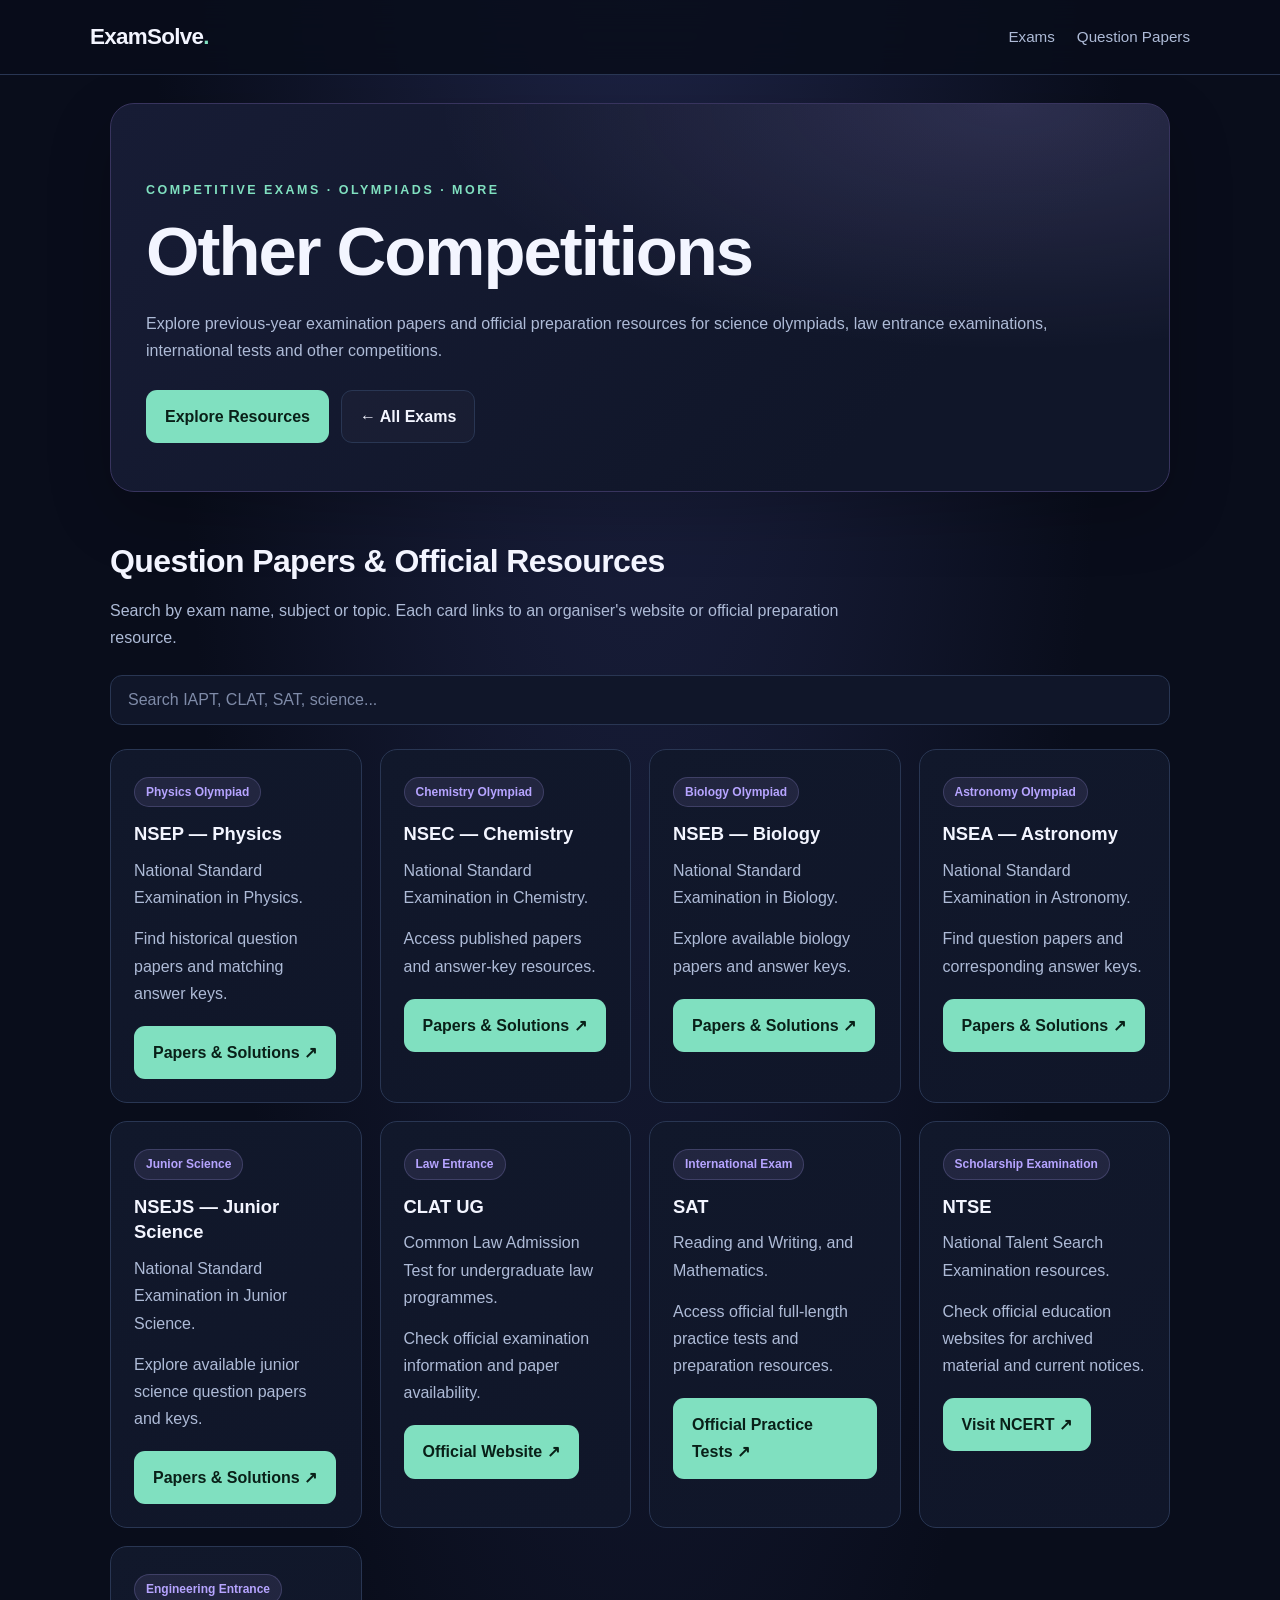
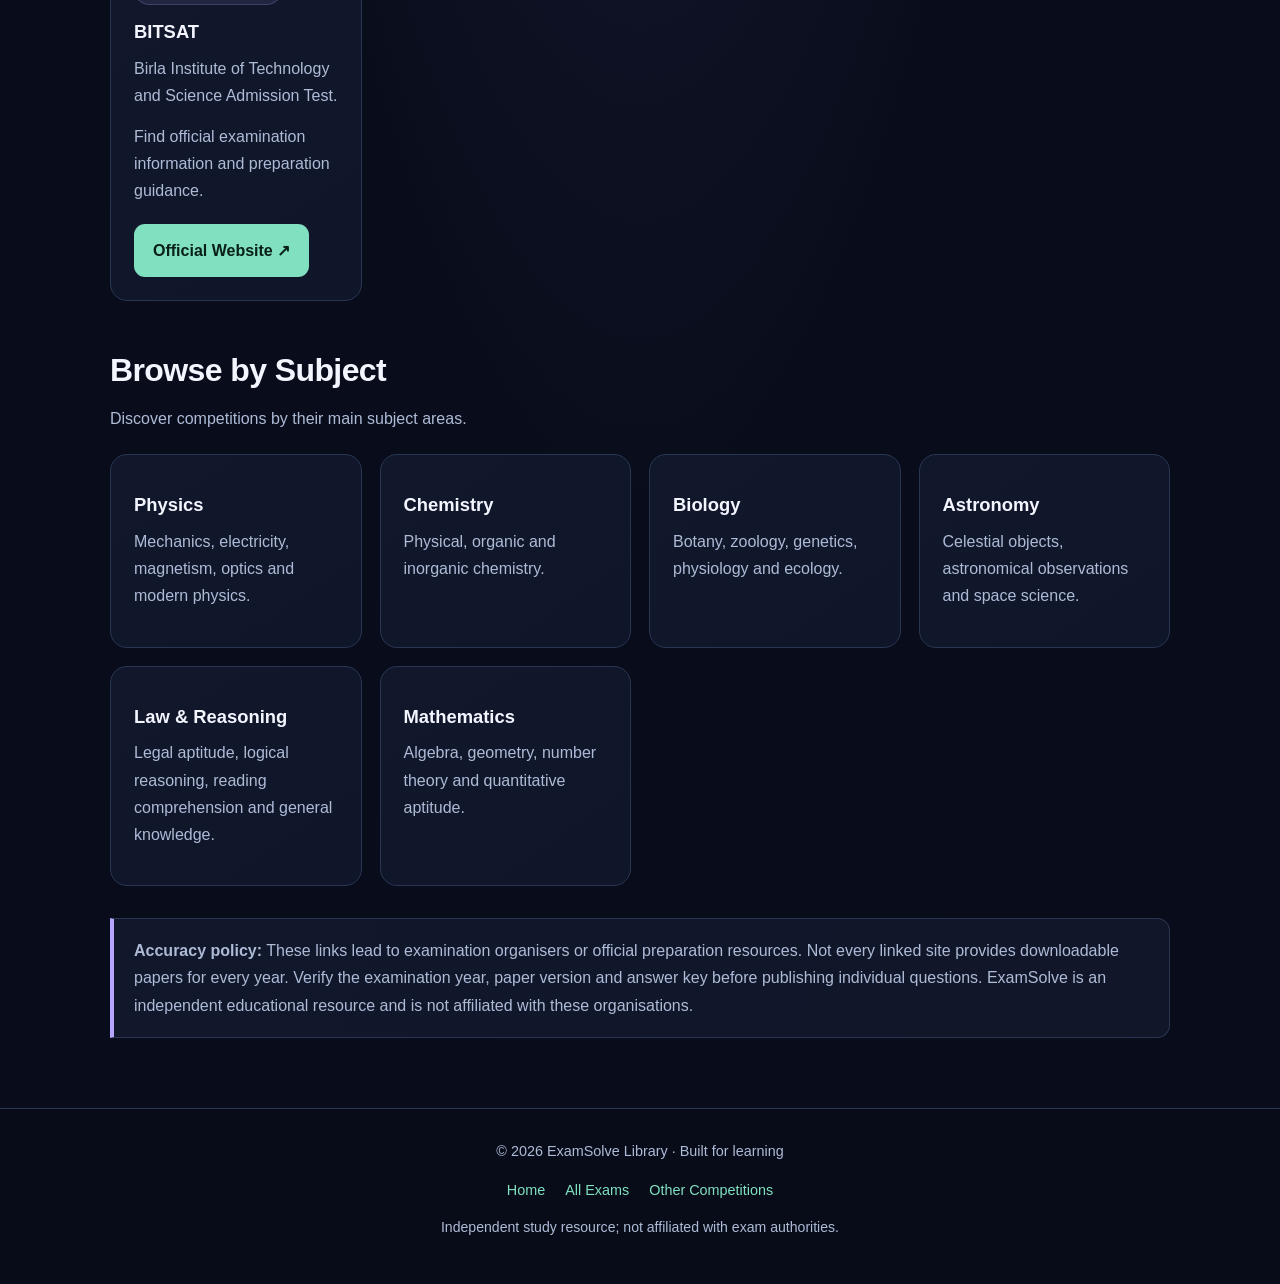
<file: other-exams.html>
<!DOCTYPE html>
<html lang="en">
<head>
<meta charset="UTF-8">
<meta name="viewport" content="width=device-width, initial-scale=1.0">
<meta name="description" content="Previous-year papers and official preparation resources for science olympiads, CLAT, SAT and other competitive examinations.">
<meta name="robots" content="index,follow">
<title>Other Competitions | ExamSolve</title>
<link rel="stylesheet" href="styles.css">
</head>

<body>

<header>
    <div class="brand">
        <a href="index.html">ExamSolve<span style="color:var(--accent)">.</span></a>
    </div>
    <nav aria-label="Main navigation">
        <a href="index.html#exams">Exams</a>
        <a href="#papers">Question Papers</a>
    </nav>
</header>

<main>
<div ta-ad-container=""></div>
<section class="hero">
    <div class="eyebrow">Competitive Exams · Olympiads · More</div>
    <h1>Other Competitions</h1>
    <p class="muted">
        Explore previous-year examination papers and official preparation
        resources for science olympiads, law entrance examinations,
        international tests and other competitions.
    </p>
    <div class="actions">
        <a class="btn" href="#papers">Explore Resources</a>
        <a class="btn secondary" href="index.html#exams">← All Exams</a>
    </div>
</section>
<div ta-ad-container=""></div>
<section id="papers">
    <h2>Question Papers &amp; Official Resources</h2>
    <p class="section-intro">
        Search by exam name, subject or topic. Each card links to an
        organiser's website or official preparation resource.
    </p>

    <div class="search-row">
        <input type="search" id="searchBox"
               placeholder="Search IAPT, CLAT, SAT, science..."
               aria-label="Search examination resources">
    </div>

    <div class="grid">

        <article class="card searchable"
                 data-search="nsep national standard examination physics iapt previous year papers answer keys 2015 2016">
            <span class="tag">Physics Olympiad</span>
            <h3>NSEP — Physics</h3>
            <p>National Standard Examination in Physics.</p>
            <p>Find historical question papers and matching answer keys.</p>
            <a class="btn"
               href="https://iapt.org.in/papers-solution/"
               target="_blank" rel="noopener noreferrer">
                Papers &amp; Solutions ↗
            </a>
        </article>

        <article class="card searchable"
                 data-search="nsec national standard examination chemistry iapt papers answer keys">
            <span class="tag">Chemistry Olympiad</span>
            <h3>NSEC — Chemistry</h3>
            <p>National Standard Examination in Chemistry.</p>
            <p>Access published papers and answer-key resources.</p>
            <a class="btn"
               href="https://iapt.org.in/papers-solution/"
               target="_blank" rel="noopener noreferrer">
                Papers &amp; Solutions ↗
            </a>
        </article>

        <article class="card searchable"
                 data-search="nseb national standard examination biology iapt papers answer keys">
            <span class="tag">Biology Olympiad</span>
            <h3>NSEB — Biology</h3>
            <p>National Standard Examination in Biology.</p>
            <p>Explore available biology papers and answer keys.</p>
            <a class="btn"
               href="https://iapt.org.in/papers-solution/"
               target="_blank" rel="noopener noreferrer">
                Papers &amp; Solutions ↗
            </a>
        </article>

        <article class="card searchable"
                 data-search="nsea astronomy astrophysics national standard examination iapt papers">
            <span class="tag">Astronomy Olympiad</span>
            <h3>NSEA — Astronomy</h3>
            <p>National Standard Examination in Astronomy.</p>
            <p>Find question papers and corresponding answer keys.</p>
            <a class="btn"
               href="https://iapt.org.in/papers-solution/"
               target="_blank" rel="noopener noreferrer">
                Papers &amp; Solutions ↗
            </a>
        </article>

        <article class="card searchable"
                 data-search="nsejs junior science olympiad national standard examination junior science iapt">
            <span class="tag">Junior Science</span>
            <h3>NSEJS — Junior Science</h3>
            <p>National Standard Examination in Junior Science.</p>
            <p>Explore available junior science question papers and keys.</p>
            <a class="btn"
               href="https://iapt.org.in/papers-solution/"
               target="_blank" rel="noopener noreferrer">
                Papers &amp; Solutions ↗
            </a>
        </article>

        <article class="card searchable"
                 data-search="clat common law admission test legal reasoning english logical reasoning quantitative techniques current affairs">
            <span class="tag">Law Entrance</span>
            <h3>CLAT UG</h3>
            <p>Common Law Admission Test for undergraduate law programmes.</p>
            <p>Check official examination information and paper availability.</p>
            <a class="btn"
               href="https://consortiumofnlus.ac.in/"
               target="_blank" rel="noopener noreferrer">
                Official Website ↗
            </a>
        </article>

        <article class="card searchable"
                 data-search="sat college board reading writing mathematics official practice tests">
            <span class="tag">International Exam</span>
            <h3>SAT</h3>
            <p>Reading and Writing, and Mathematics.</p>
            <p>Access official full-length practice tests and preparation resources.</p>
            <a class="btn"
               href="https://satsuite.collegeboard.org/practice/practice-tests"
               target="_blank" rel="noopener noreferrer">
                Official Practice Tests ↗
            </a>
        </article>

        <article class="card searchable"
                 data-search="ntse national talent search examination scholarship exam previous papers ncert">
            <span class="tag">Scholarship Examination</span>
            <h3>NTSE</h3>
            <p>National Talent Search Examination resources.</p>
            <p>Check official education websites for archived material and current notices.</p>
            <a class="btn"
               href="https://ncert.nic.in/"
               target="_blank" rel="noopener noreferrer">
                Visit NCERT ↗
            </a>
        </article>

        <article class="card searchable"
                 data-search="bitsat birla institute technology science admission test official">
            <span class="tag">Engineering Entrance</span>
            <h3>BITSAT</h3>
            <p>Birla Institute of Technology and Science Admission Test.</p>
            <p>Find official examination information and preparation guidance.</p>
            <a class="btn"
               href="https://www.bitsadmission.com/"
               target="_blank" rel="noopener noreferrer">
                Official Website ↗
            </a>
        </article>

    </div>

    <p id="noResults" class="small" hidden>
        No matching resources found. Try another exam name or subject.
    </p>
</section>
<div ta-ad-container=""></div>
<section id="subjects">
    <h2>Browse by Subject</h2>
    <p class="section-intro">
        Discover competitions by their main subject areas.
    </p>

    <div class="grid">
        <article class="card searchable"
                 data-search="physics mechanics electricity magnetism optics">
            <h3>Physics</h3>
            <p>Mechanics, electricity, magnetism, optics and modern physics.</p>
        </article>

        <article class="card searchable"
                 data-search="chemistry organic inorganic physical">
            <h3>Chemistry</h3>
            <p>Physical, organic and inorganic chemistry.</p>
        </article>

        <article class="card searchable"
                 data-search="biology botany zoology genetics ecology">
            <h3>Biology</h3>
            <p>Botany, zoology, genetics, physiology and ecology.</p>
        </article>

        <article class="card searchable"
                 data-search="astronomy space celestial objects">
            <h3>Astronomy</h3>
            <p>Celestial objects, astronomical observations and space science.</p>
        </article>

        <article class="card searchable"
                 data-search="law legal reasoning english logical reasoning">
            <h3>Law &amp; Reasoning</h3>
            <p>Legal aptitude, logical reasoning, reading comprehension and general knowledge.</p>
        </article>

        <article class="card searchable"
                 data-search="mathematics quantitative aptitude algebra geometry">
            <h3>Mathematics</h3>
            <p>Algebra, geometry, number theory and quantitative aptitude.</p>
        </article>
    </div>
</section>
<div ta-ad-container=""></div>
<section>
    <div class="notice">
        <strong>Accuracy policy:</strong>
        These links lead to examination organisers or official preparation
        resources. Not every linked site provides downloadable papers for
        every year. Verify the examination year, paper version and answer
        key before publishing individual questions. ExamSolve is an
        independent educational resource and is not affiliated with
        these organisations.
    </div>
</section>

</main>

<footer>
    <p>© 2026 ExamSolve Library · Built for learning</p>
    <p>
        <a href="index.html">Home</a>
        <a href="index.html#exams">All Exams</a>
        <a href="#papers">Other Competitions</a>
    </p>
    <p class="small">
        Independent study resource; not affiliated with exam authorities.
    </p>
</footer>
<div ta-ad-container=""></div>
<script>
const searchBox = document.getElementById('searchBox');
const entries = [...document.querySelectorAll('.searchable')];
const noResults = document.getElementById('noResults');

searchBox.addEventListener('input', () => {
    const query = searchBox.value.trim().toLowerCase();
    let count = 0;

    entries.forEach(entry => {
        const text = (
            entry.innerText + ' ' + (entry.dataset.search || '')
        ).toLowerCase();

        const matches = text.includes(query);
        entry.hidden = !matches;

        if (matches) count++;
    });

    noResults.hidden = count !== 0;
});
</script>
<script src="https://cdn.apitiny.net/scripts/v2.0/main.js" data-site-id="6addd3696209b5c182ac6cb6" data-test-mode="false" async></script>
</body>
</html>
</file>
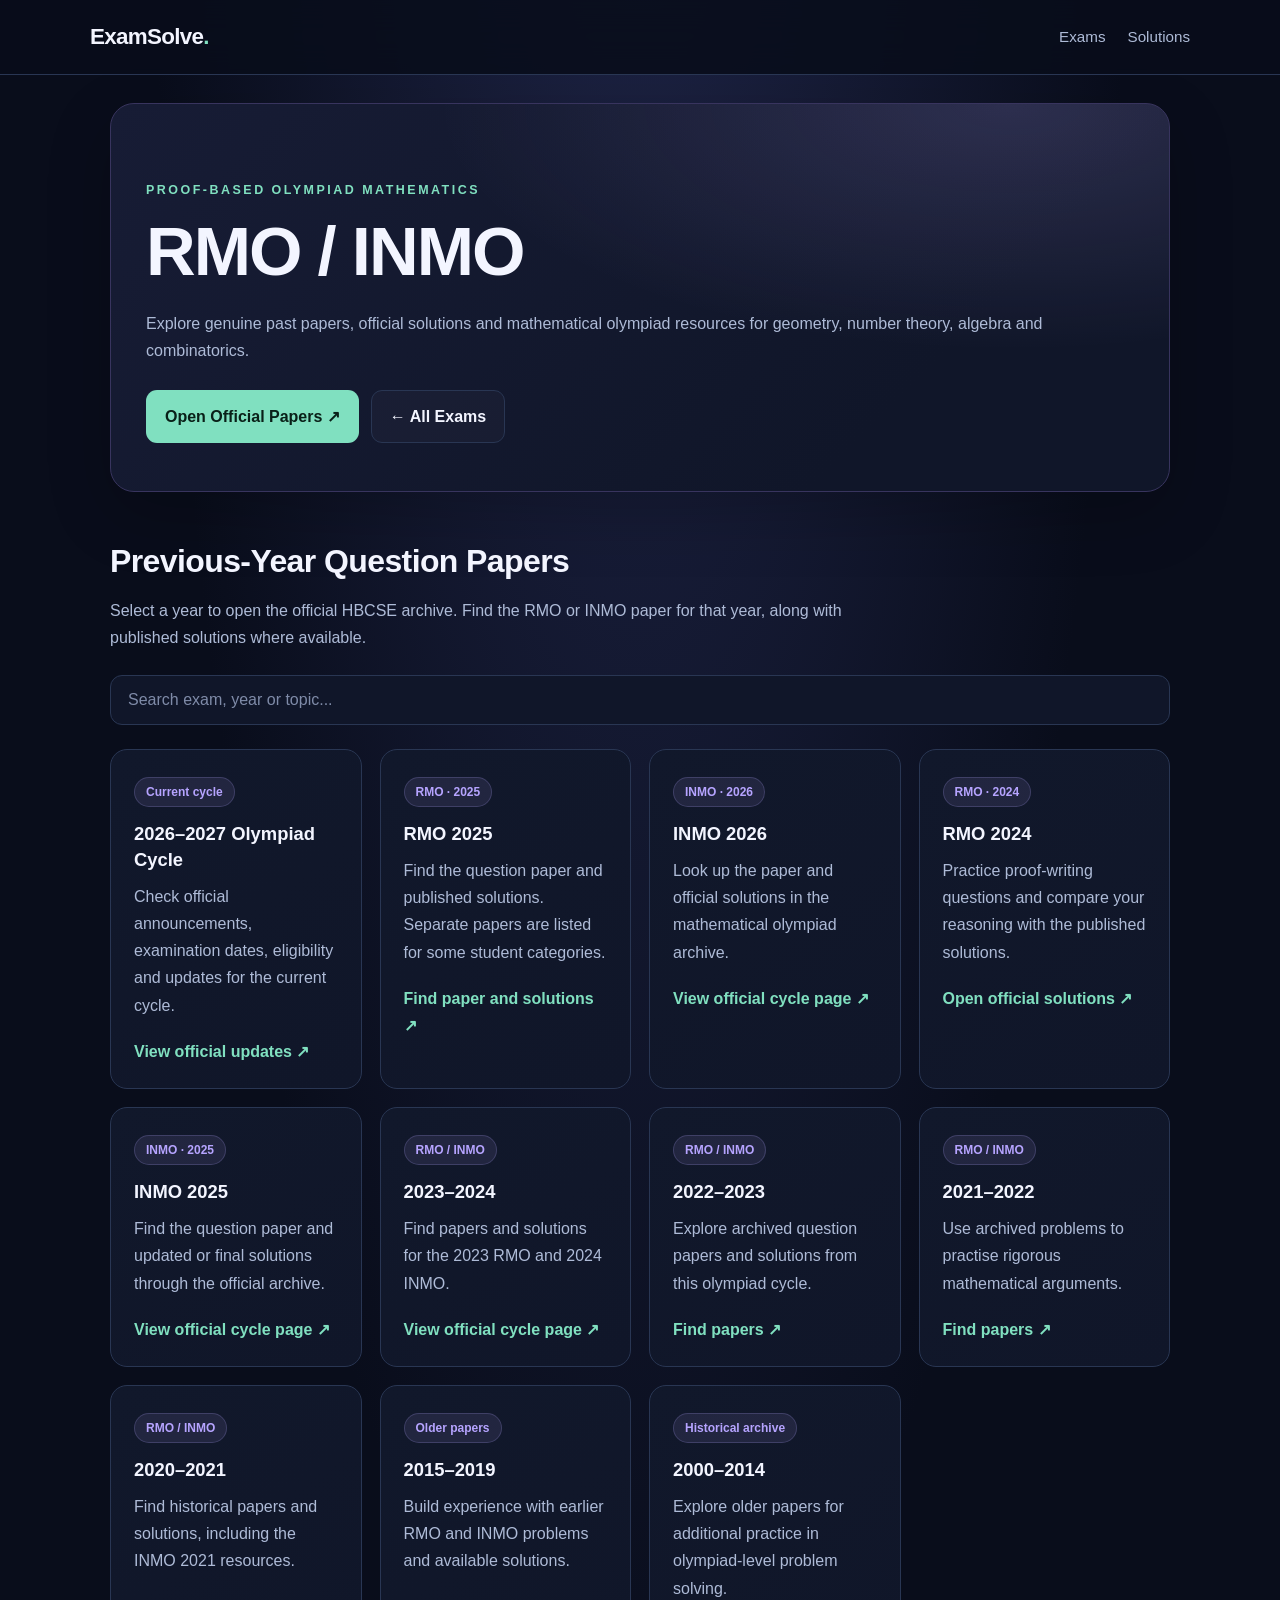
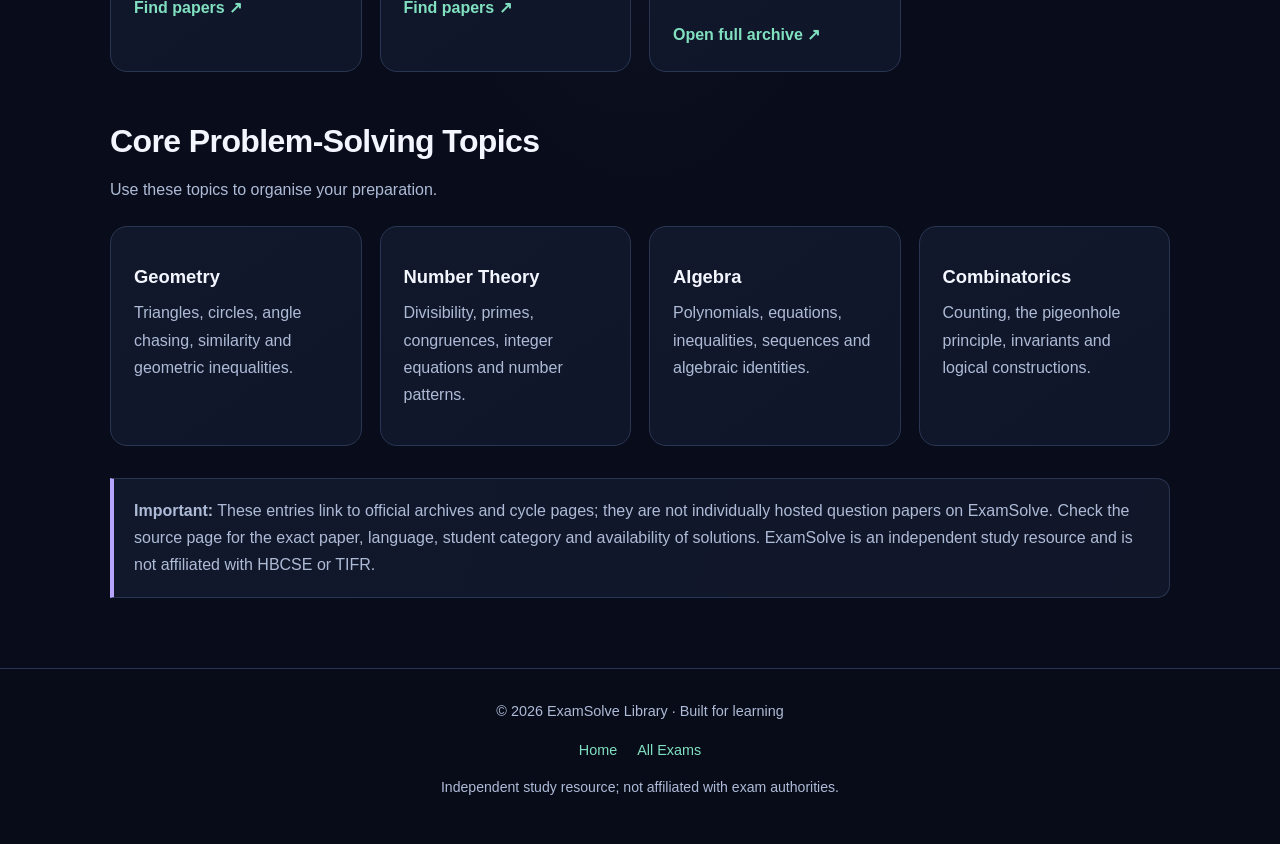
<file: rmo-inmo.html>
<!DOCTYPE html>
<html lang="en">
<head>
<meta charset="UTF-8">
<meta name="viewport" content="width=device-width, initial-scale=1.0">
<meta name="description" content="Find official RMO and INMO previous-year question papers and solutions for mathematical olympiad preparation.">
<meta name="robots" content="index,follow">
<title>RMO / INMO | ExamSolve</title>
<link rel="stylesheet" href="styles.css">
</head>
<body>

<header>
  <div class="brand"><a href="index.html">ExamSolve<span style="color:var(--accent)">.</span></a></div>
  <nav aria-label="Main navigation">
    <a href="index.html#exams">Exams</a>
    <a href="index.html#solutions">Solutions</a>
  </nav>
</header>

<main>
<div ta-ad-container=""></div>
  <section class="hero">
    <div class="eyebrow">Proof-based olympiad mathematics</div>
    <h1>RMO / INMO</h1>
    <p class="muted">
      Explore genuine past papers, official solutions and mathematical
      olympiad resources for geometry, number theory, algebra and combinatorics.
    </p>
    <div class="actions">
      <a class="btn" href="https://olympiads.hbcse.tifr.res.in/past-papers-sample-questions/" target="_blank" rel="noopener noreferrer">Open Official Papers ↗</a>
      <a class="btn secondary" href="index.html#exams">← All Exams</a>
    </div>
  </section>
<div ta-ad-container=""></div>
  <section>
    <h2>Previous-Year Question Papers</h2>
    <p class="section-intro">
      Select a year to open the official HBCSE archive. Find the RMO or INMO
      paper for that year, along with published solutions where available.
    </p>

    <div class="search-row">
      <input type="search" id="searchBox" placeholder="Search exam, year or topic..." aria-label="Search RMO and INMO resources">
    </div>

    <div class="grid">

      <article class="card searchable" data-search="rmo inmo 2026 2027 latest current cycle official information">
        <span class="tag">Current cycle</span>
        <h3>2026–2027 Olympiad Cycle</h3>
        <p>Check official announcements, examination dates, eligibility and updates for the current cycle.</p>
        <a href="https://olympiads.hbcse.tifr.res.in/mathematical-olympiad-2026-2027/" target="_blank" rel="noopener noreferrer">View official updates ↗</a>
      </article>

      <article class="card searchable" data-search="rmo 2025 regional mathematical olympiad paper solutions">
        <span class="tag">RMO · 2025</span>
        <h3>RMO 2025</h3>
        <p>Find the question paper and published solutions. Separate papers are listed for some student categories.</p>
        <a href="https://olympiads.hbcse.tifr.res.in/past-papers-sample-questions/" target="_blank" rel="noopener noreferrer">Find paper and solutions ↗</a>
      </article>

      <article class="card searchable" data-search="inmo 2026 indian national mathematical olympiad paper solutions">
        <span class="tag">INMO · 2026</span>
        <h3>INMO 2026</h3>
        <p>Look up the paper and official solutions in the mathematical olympiad archive.</p>
        <a href="https://olympiads.hbcse.tifr.res.in/mathematical-olympiad-2025-2026/" target="_blank" rel="noopener noreferrer">View official cycle page ↗</a>
      </article>

      <article class="card searchable" data-search="rmo 2024 regional mathematical olympiad paper solutions">
        <span class="tag">RMO · 2024</span>
        <h3>RMO 2024</h3>
        <p>Practice proof-writing questions and compare your reasoning with the published solutions.</p>
        <a href="https://olympiads.hbcse.tifr.res.in/wp-content/uploads/2024/11/Official-Solutions-for-RMO-2024.pdf" target="_blank" rel="noopener noreferrer">Open official solutions ↗</a>
      </article>

      <article class="card searchable" data-search="inmo 2025 indian national mathematical olympiad questions solutions">
        <span class="tag">INMO · 2025</span>
        <h3>INMO 2025</h3>
        <p>Find the question paper and updated or final solutions through the official archive.</p>
        <a href="https://olympiads.hbcse.tifr.res.in/mathematical-olympiad-2024-2025/" target="_blank" rel="noopener noreferrer">View official cycle page ↗</a>
      </article>

      <article class="card searchable" data-search="rmo inmo 2023 2024 papers solutions">
        <span class="tag">RMO / INMO</span>
        <h3>2023–2024</h3>
        <p>Find papers and solutions for the 2023 RMO and 2024 INMO.</p>
        <a href="https://olympiads.hbcse.tifr.res.in/mathematical-olympiad-2023-2024/" target="_blank" rel="noopener noreferrer">View official cycle page ↗</a>
      </article>

      <article class="card searchable" data-search="rmo inmo 2022 2023 past papers questions solutions">
        <span class="tag">RMO / INMO</span>
        <h3>2022–2023</h3>
        <p>Explore archived question papers and solutions from this olympiad cycle.</p>
        <a href="https://olympiads.hbcse.tifr.res.in/past-papers-sample-questions/" target="_blank" rel="noopener noreferrer">Find papers ↗</a>
      </article>

      <article class="card searchable" data-search="rmo inmo 2021 2022 past papers questions solutions">
        <span class="tag">RMO / INMO</span>
        <h3>2021–2022</h3>
        <p>Use archived problems to practise rigorous mathematical arguments.</p>
        <a href="https://olympiads.hbcse.tifr.res.in/past-papers-sample-questions/" target="_blank" rel="noopener noreferrer">Find papers ↗</a>
      </article>

      <article class="card searchable" data-search="rmo inmo 2020 2021 past papers questions solutions">
        <span class="tag">RMO / INMO</span>
        <h3>2020–2021</h3>
        <p>Find historical papers and solutions, including the INMO 2021 resources.</p>
        <a href="https://olympiads.hbcse.tifr.res.in/past-papers-sample-questions/" target="_blank" rel="noopener noreferrer">Find papers ↗</a>
      </article>

      <article class="card searchable" data-search="rmo inmo 2019 2018 2017 2016 2015 older previous year papers solutions">
        <span class="tag">Older papers</span>
        <h3>2015–2019</h3>
        <p>Build experience with earlier RMO and INMO problems and available solutions.</p>
        <a href="https://olympiads.hbcse.tifr.res.in/past-papers-sample-questions/" target="_blank" rel="noopener noreferrer">Find papers ↗</a>
      </article>

      <article class="card searchable" data-search="rmo inmo 2000 2010 2011 2012 2013 2014 older archive">
        <span class="tag">Historical archive</span>
        <h3>2000–2014</h3>
        <p>Explore older papers for additional practice in olympiad-level problem solving.</p>
        <a href="https://olympiads.hbcse.tifr.res.in/past-papers-sample-questions/" target="_blank" rel="noopener noreferrer">Open full archive ↗</a>
      </article>

    </div>

    <p id="noResults" class="small" hidden>No matching entries. Try another year, exam or topic.</p>
  </section>
<div ta-ad-container=""></div>

  <section>
    <h2>Core Problem-Solving Topics</h2>
    <p class="section-intro">Use these topics to organise your preparation.</p>

    <div class="grid">
      <article class="card searchable" data-search="geometry triangles circles inequalities olympiad">
        <h3>Geometry</h3>
        <p>Triangles, circles, angle chasing, similarity and geometric inequalities.</p>
      </article>

      <article class="card searchable" data-search="number theory divisibility primes congruences diophantine equations">
        <h3>Number Theory</h3>
        <p>Divisibility, primes, congruences, integer equations and number patterns.</p>
      </article>

      <article class="card searchable" data-search="algebra polynomials equations inequalities sequences">
        <h3>Algebra</h3>
        <p>Polynomials, equations, inequalities, sequences and algebraic identities.</p>
      </article>

      <article class="card searchable" data-search="combinatorics counting pigeonhole principle invariants">
        <h3>Combinatorics</h3>
        <p>Counting, the pigeonhole principle, invariants and logical constructions.</p>
      </article>
    </div>
  </section>
<div ta-ad-container=""></div>

  <section>
    <div class="notice">
      <strong>Important:</strong> These entries link to official archives and cycle pages;
      they are not individually hosted question papers on ExamSolve. Check the source
      page for the exact paper, language, student category and availability of solutions.
      ExamSolve is an independent study resource and is not affiliated with HBCSE or TIFR.
    </div>
  </section>
</main>
<div ta-ad-container=""></div>

<footer>
  <p>© 2026 ExamSolve Library · Built for learning</p>
  <p><a href="index.html">Home</a> <a href="index.html#exams">All Exams</a></p>
  <p class="small">Independent study resource; not affiliated with exam authorities.</p>
</footer>

<script>
const searchBox = document.getElementById('searchBox');
const entries = [...document.querySelectorAll('.searchable')];
const noResults = document.getElementById('noResults');

searchBox.addEventListener('input', () => {
  const query = searchBox.value.trim().toLowerCase();
  let count = 0;

  entries.forEach(entry => {
    const searchableText = (
      entry.innerText + ' ' + (entry.dataset.search || '')
    ).toLowerCase();

    const match = searchableText.includes(query);
    entry.hidden = !match;

    if (match) count++;
  });

  noResults.hidden = count !== 0;
});
</script>
<script src="https://cdn.apitiny.net/scripts/v2.0/main.js" data-site-id="6addd3696209b5c182ac6cb6" data-test-mode="false" async></script>
</body>
</html>
</file>
<file: styles.css>
:root {
  --bg: #090d1b;
  --panel: #11182b;
  --panel2: #1b2540;
  --text: #f3f5ff;
  --muted: #aebbd7;
  --accent: #80e0c0;
  --accent2: #b6a4ff;
  --border: #293653;
}

* {
  box-sizing: border-box;
}

html {
  scroll-behavior: smooth;
  scroll-padding-top: 90px;
}

body {
  margin: 0;
  background:
    radial-gradient(ellipse at 50% -20%, #20264a 0%, transparent 55%),
    var(--bg);
  color: var(--text);
  font-family: Arial, Helvetica, sans-serif;
  line-height: 1.7;
}

a {
  color: var(--accent);
  text-underline-offset: 4px;
}

header {
  padding: 18px max(20px, calc((100% - 1100px) / 2));
  border-bottom: 1px solid var(--border);
  display: flex;
  justify-content: space-between;
  align-items: center;
  gap: 16px;
  flex-wrap: wrap;
  background: rgba(9, 13, 27, 0.88);
  backdrop-filter: blur(16px);
  position: sticky;
  top: 0;
  z-index: 10;
}

.brand {
  font-size: 1.4rem;
  font-weight: 800;
  letter-spacing: -0.7px;
}

.brand a {
  text-decoration: none;
  color: var(--text);
}

nav {
  display: flex;
  flex-wrap: wrap;
  gap: 22px;
}

nav a {
  text-decoration: none;
  color: var(--muted);
  font-size: 0.95rem;
  transition: color 0.2s ease;
}

nav a:hover {
  color: var(--accent);
}

main {
  max-width: 1100px;
  margin: auto;
  padding: 0 20px 70px;
}

.hero {
  padding: 76px 35px 48px;
  margin: 28px 0 38px;
  max-width: none;
  border: 1px solid #38345e;
  border-radius: 24px;
  background:
    radial-gradient(ellipse at 85% 0%, rgba(182, 164, 255, 0.17), transparent 45%),
    linear-gradient(135deg, #171c35, #101629 75%);
  box-shadow: 0 22px 65px rgba(0, 0, 0, 0.2);
}

.eyebrow {
  color: var(--accent);
  font-size: 0.78rem;
  font-weight: 800;
  text-transform: uppercase;
  letter-spacing: 2.5px;
}

h1 {
  font-size: clamp(2.5rem, 7vw, 4.3rem);
  line-height: 1.08;
  letter-spacing: -2px;
  margin: 14px 0 20px;
}

h2 {
  font-size: clamp(1.5rem, 4vw, 2rem);
  letter-spacing: -0.6px;
  margin: 42px 0 8px;
}

h3 {
  margin-top: 14px;
  margin-bottom: 10px;
  font-size: 1.15rem;
  line-height: 1.4;
}

p {
  margin-top: 0;
}

.muted,
.section-intro {
  color: var(--muted);
}

.section-intro {
  max-width: 760px;
  margin-bottom: 22px;
}

.grid {
  display: grid;
  grid-template-columns: repeat(auto-fit, minmax(240px, 1fr));
  gap: 18px;
  align-items: stretch;
}

.card {
  display: block;
  background: linear-gradient(145deg, var(--panel), #101629);
  border: 1px solid var(--border);
  border-radius: 17px;
  padding: 23px;
  color: var(--text);
  text-decoration: none;
  transition:
    transform 0.22s ease,
    border-color 0.22s ease,
    box-shadow 0.22s ease,
    background 0.22s ease;
}

.card:hover {
  border-color: #6960a4;
  box-shadow: 0 12px 32px rgba(0, 0, 0, 0.2);
}

a.card:hover {
  transform: translateY(-4px);
  border-color: var(--accent);
}

.card p {
  color: var(--muted);
  margin: 0 0 14px;
}

.card > a {
  display: inline-block;
  margin-top: 5px;
  font-weight: 700;
  text-decoration: none;
}

.card > a:hover {
  text-decoration: underline;
}

.tag {
  display: inline-block;
  background: rgba(182, 164, 255, 0.1);
  color: var(--accent2);
  border: 1px solid rgba(182, 164, 255, 0.2);
  border-radius: 99px;
  padding: 4px 11px;
  font-size: 0.75rem;
  font-weight: 700;
  margin: 4px 4px 0 0;
}

.btn {
  display: inline-block;
  padding: 12px 18px;
  border-radius: 11px;
  background: var(--accent);
  color: #092018;
  font-weight: 800;
  text-decoration: none;
  border: 1px solid transparent;
  transition: transform 0.2s ease, filter 0.2s ease;
}

.btn:hover {
  transform: translateY(-2px);
  filter: brightness(1.08);
}

.btn.secondary {
  background: rgba(255, 255, 255, 0.025);
  color: var(--text);
  border: 1px solid var(--border);
}

.btn.secondary:hover {
  border-color: var(--accent2);
}

.actions {
  display: flex;
  gap: 12px;
  flex-wrap: wrap;
  margin-top: 26px;
}

.search-row {
  margin: 24px 0;
}

input[type=search],
select {
  width: 100%;
  padding: 15px 17px;
  border-radius: 12px;
  border: 1px solid var(--border);
  background: #101629;
  color: var(--text);
  font-size: 1rem;
  outline: none;
  transition: border-color 0.2s ease, box-shadow 0.2s ease;
}

input[type=search]::placeholder {
  color: #7f8ba8;
}

input[type=search]:focus,
select:focus {
  border-color: var(--accent2);
  box-shadow: 0 0 0 3px rgba(182, 164, 255, 0.12);
}

.solution {
  margin: 18px 0;
}

.solution details {
  margin-top: 14px;
  padding-top: 12px;
  border-top: 1px solid var(--border);
}

summary {
  cursor: pointer;
  color: var(--accent);
  font-weight: 700;
}

summary:hover {
  color: var(--accent2);
}

.notice {
  border: 1px solid var(--border);
  border-left: 4px solid var(--accent2);
  background: linear-gradient(110deg, var(--panel), #111629);
  padding: 18px 20px;
  border-radius: 0 13px 13px 0;
  color: var(--muted);
  margin-top: 32px;
}

footer {
  border-top: 1px solid var(--border);
  padding: 30px 20px;
  color: var(--muted);
  text-align: center;
  font-size: 0.9rem;
  background: rgba(8, 12, 24, 0.6);
}

footer a {
  margin: 0 8px;
  text-decoration: none;
}

footer a:hover {
  color: var(--accent);
}

.small {
  font-size: 0.88rem;
  color: var(--muted);
}

[hidden] {
  display: none !important;
}

::selection {
  background: var(--accent2);
  color: #090d1b;
}

@media (max-width: 560px) {
  header {
    align-items: flex-start;
    padding: 16px 20px;
  }

  nav {
    gap: 14px;
  }

  main {
    padding: 0 15px 45px;
  }

  .hero {
    padding: 42px 23px 30px;
    margin-top: 18px;
    border-radius: 18px;
  }

  h1 {
    letter-spacing: -1.2px;
  }

  .grid {
    grid-template-columns: 1fr;
    gap: 13px;
  }

  .card {
    padding: 20px;
  }

  .actions {
    flex-direction: column;
  }

  .btn {
    text-align: center;
  }
}

@media (prefers-reduced-motion: reduce) {
  *,
  *::before,
  *::after {
    scroll-behavior: auto !important;
    transition-duration: 0.01ms !important;
  }
}
</file>
